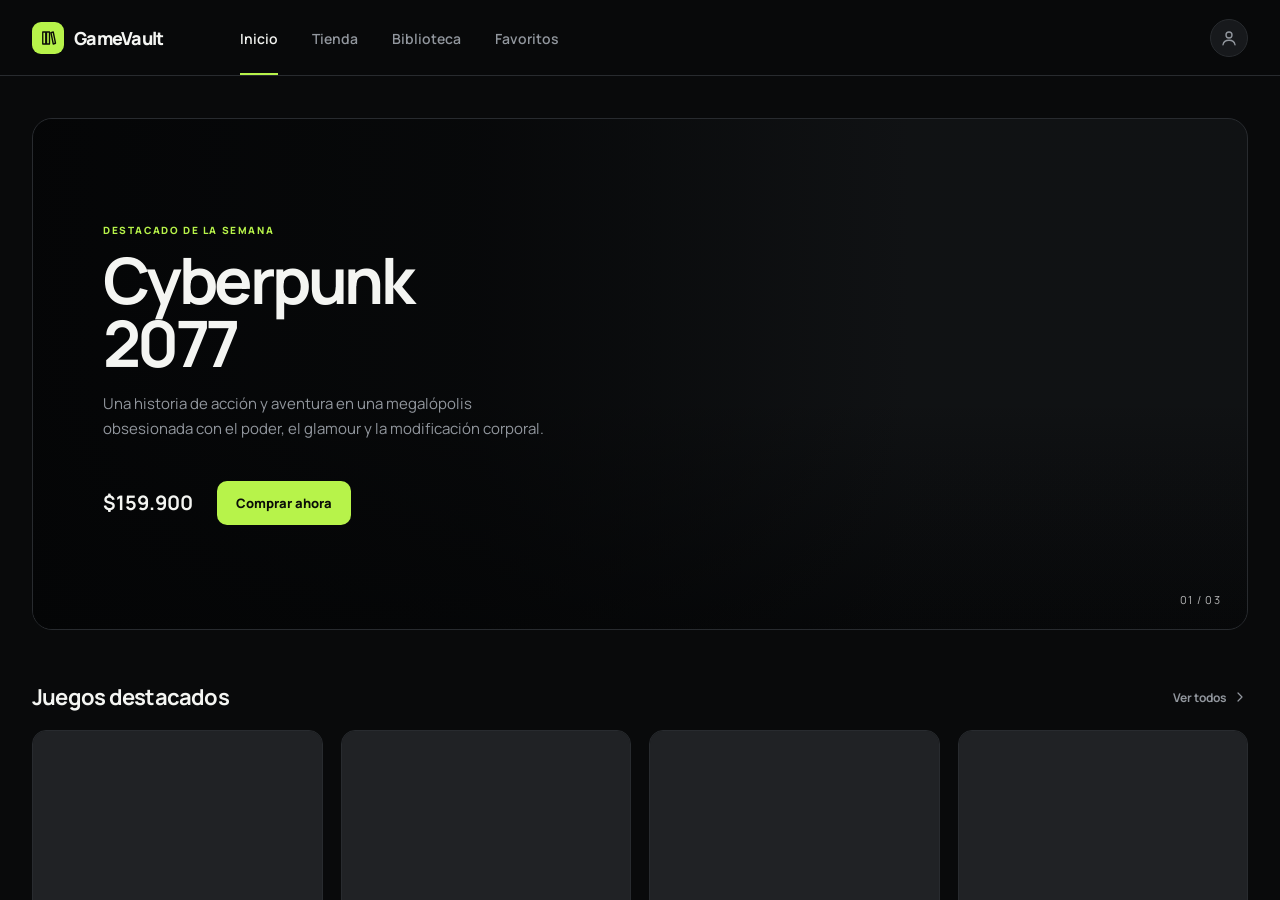
<file: index.html>
<!doctype html>
<html lang="es">
<head>
  <meta charset="UTF-8" />
  <meta http-equiv="refresh" content="0; url=paginas/inicio.html" />
  <title>GameVault</title>
</head>
<body>
  <p>Abriendo GameVault… <a href="paginas/inicio.html">Ir a Inicio</a></p>
</body>
</html>
</file>
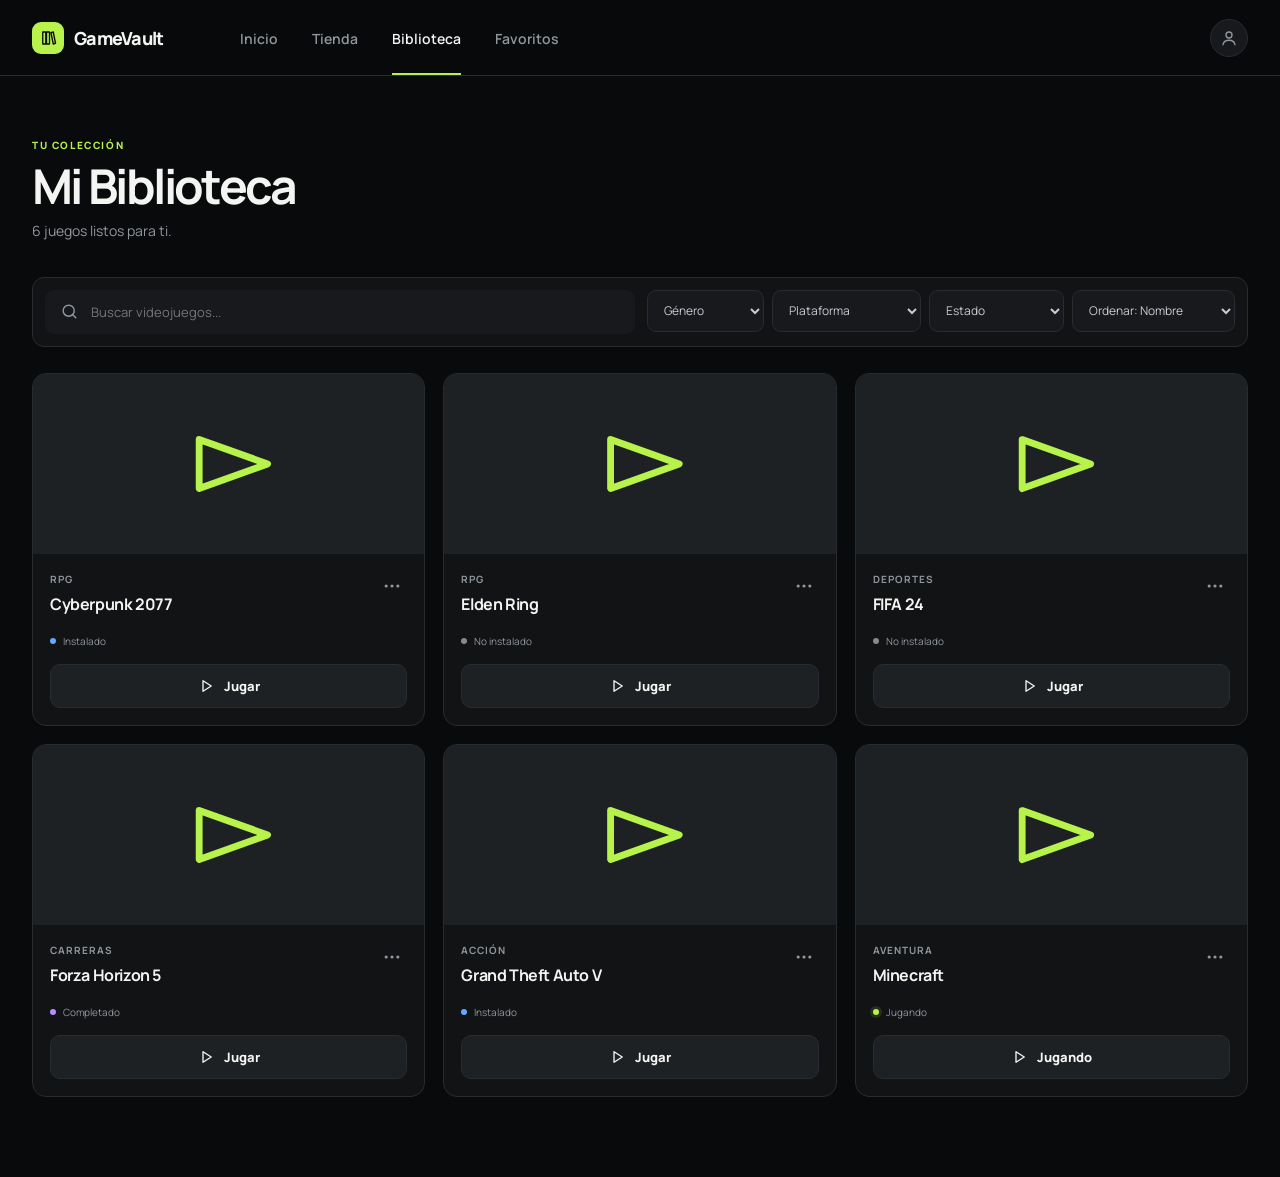
<file: paginas/biblioteca.html>
<!doctype html>
<html lang="es">

<head>
  <meta charset="UTF-8" />
  <meta name="viewport" content="width=device-width, initial-scale=1.0" />
  <title>GameVault · Mi Biblioteca</title>
  <link rel="preconnect" href="https://fonts.googleapis.com" />
  <link rel="preconnect" href="https://fonts.gstatic.com" crossorigin />
  <link href="https://fonts.googleapis.com/css2?family=Manrope:wght@400;500;600;700;800&display=swap" rel="stylesheet" />
  <link rel="stylesheet" href="../css/estilos.css" />
  <link rel="stylesheet" href="../css/componentes.css" />
  <link rel="stylesheet" href="../css/adaptable.css" />
</head>

<body data-page="biblioteca">
  <div class="app-shell">
    <header class="desktop-nav">
      <a class="logo" href="inicio.html"><span><svg class="ic"><use href="#i-biblioteca" /></svg></span>GameVault</a>
      <nav aria-label="Principal">
        <a href="inicio.html">Inicio</a>
        <a href="tienda.html">Tienda</a>
        <a href="biblioteca.html" class="is-current">Biblioteca</a>
        <a href="favoritos.html">Favoritos</a>
      </nav>
      <a class="avatar" href="perfil.html" aria-label="Perfil"><svg class="ic"><use href="#i-usuario" /></svg></a>
    </header>
    <nav class="mobile-nav" aria-label="Principal móvil">
      <a href="inicio.html"><svg class="ic"><use href="#i-inicio" /></svg><span>Inicio</span></a>
      <a href="tienda.html"><svg class="ic"><use href="#i-tienda" /></svg><span>Tienda</span></a>
      <a href="biblioteca.html" class="is-current"><svg class="ic"><use href="#i-biblioteca" /></svg><span>Biblioteca</span></a>
      <a href="favoritos.html"><svg class="ic"><use href="#i-corazon" /></svg><span>Favoritos</span></a>
      <a href="perfil.html"><svg class="ic"><use href="#i-usuario" /></svg><span>Perfil</span></a>
    </nav>
    <noscript><p style="padding:24px">GameVault necesita JavaScript para funcionar.</p></noscript>

    <main>
      <section class="page" id="biblioteca">
        <div class="page-heading">
          <div><span class="eyebrow">TU COLECCIÓN</span>
            <h1>Mi Biblioteca</h1>
            <p id="cantidad-biblioteca"></p>
          </div>
        </div>
        <div class="filters">
          <label class="search"><svg class="ic"><use href="#i-buscar" /></svg><input type="text" name="busqueda" placeholder="Buscar videojuegos..." aria-label="Buscar videojuegos" autocomplete="off" /></label>
          <div class="filter-selects"><span class="filter-icon"><svg class="ic"><use href="#i-filtro" /></svg></span>
            <label class="select-wrap"><span class="sr-only">Género</span>
              <select name="genero" aria-label="Género"><option value="">Género</option><option>Acción</option><option>RPG</option><option>Aventura</option><option>Carreras</option><option>Deportes</option></select></label>
            <label class="select-wrap"><span class="sr-only">Plataforma</span>
              <select name="plataforma" aria-label="Plataforma"><option value="">Plataforma</option><option>PC</option><option>Windows / Mac</option></select></label>
            <label class="select-wrap"><span class="sr-only">Estado</span>
              <select name="estado" aria-label="Estado"><option value="">Estado</option><option>Instalado</option><option>No instalado</option><option>Jugando</option><option>Completado</option></select></label>
            <label class="select-wrap"><span class="sr-only">Ordenar</span><select name="orden" aria-label="Ordenar"><option value="nombre">Ordenar: Nombre</option><option value="precio">Ordenar: Precio</option><option value="fecha">Ordenar: Fecha</option><option value="reciente">Última vez jugado</option></select></label>
          </div>
        </div>
        <div class="library-grid"></div>
        <div class="empty" hidden><span><svg class="ic"><use href="#i-buscar" /></svg></span>
          <h2>No hay juegos para mostrar</h2>
          <p>Cambia los filtros o compra un videojuego en la tienda para agregarlo a tu biblioteca.</p>
        </div>
      </section>
    </main>
    <div class="toast" role="status" hidden><span><svg class="ic"><use href="#i-confirmar" /></svg></span><b></b></div>
    <dialog class="modal" id="ventana-eliminar" aria-labelledby="titulo-ventana-eliminar">
      <form method="dialog" class="modal-body">
        <button class="modal-close" aria-label="Cerrar"><svg class="ic"><use href="#i-cerrar" /></svg></button>
        <div class="modal-icon modal-icon-peligro"><svg class="ic"><use href="#i-basura" /></svg></div>
        <h2 id="titulo-ventana-eliminar">Eliminar videojuego</h2>
        <p>¿Seguro que quieres eliminar <strong class="eliminar-nombre"></strong>? Se eliminará de <strong>todas las secciones de GameVault</strong> (Biblioteca, Tienda y Favoritos) y de forma permanente. Esta acción no se puede deshacer.</p>
        <div class="modal-actions"><button class="btn btn-ghost" autofocus>Cancelar</button>
          <button type="button" class="btn btn-danger" data-accion="confirmar-eliminar">Eliminar videojuego</button></div>
      </form>
    </dialog>
  </div>
  <script src="../js/gamevault.paquete.js"></script>
</body>

</html>
</file>
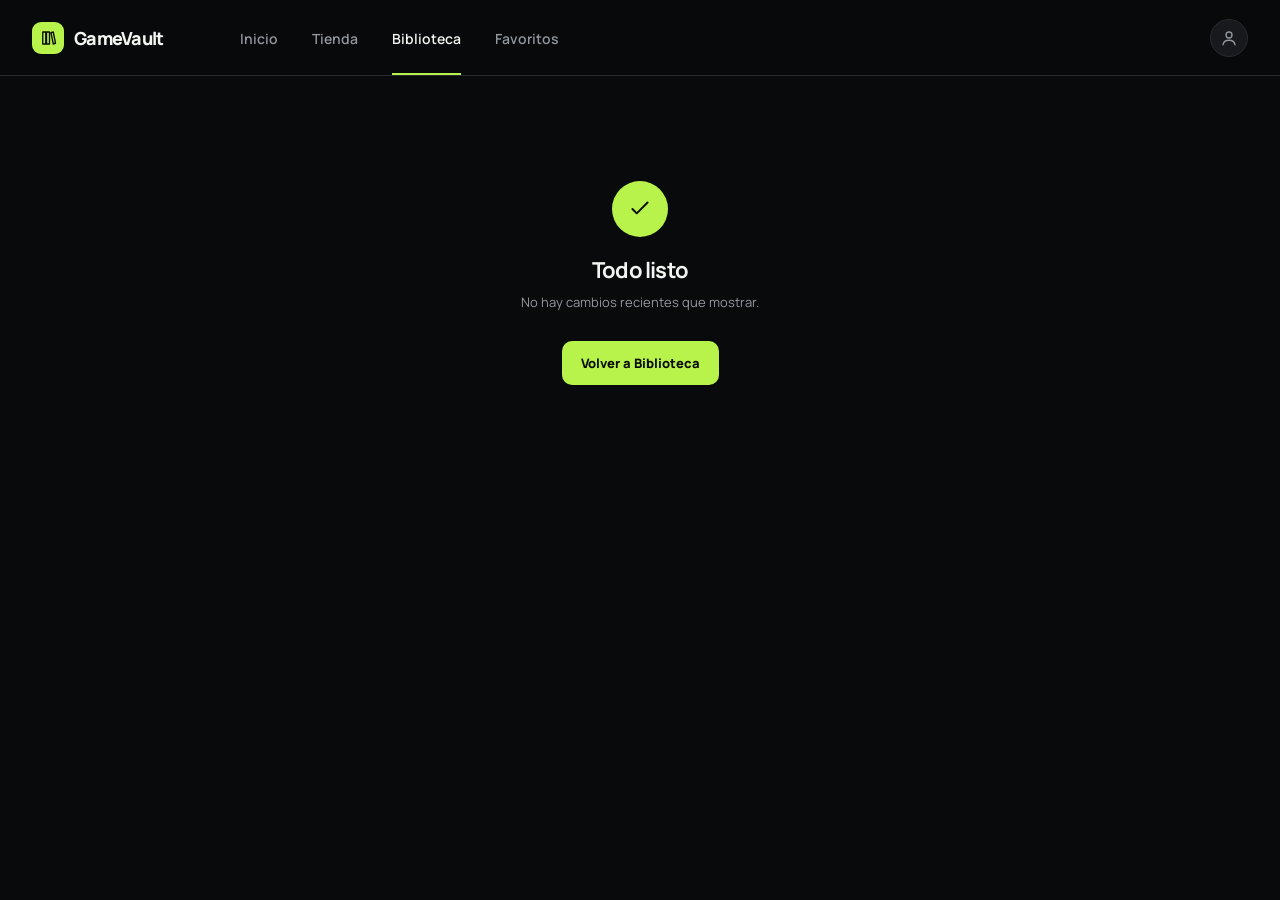
<file: paginas/confirmacion.html>
<!doctype html>
<html lang="es">

<head>
  <meta charset="UTF-8" />
  <meta name="viewport" content="width=device-width, initial-scale=1.0" />
  <title>GameVault · Confirmación</title>
  <link rel="preconnect" href="https://fonts.googleapis.com" />
  <link rel="preconnect" href="https://fonts.gstatic.com" crossorigin />
  <link href="https://fonts.googleapis.com/css2?family=Manrope:wght@400;500;600;700;800&display=swap" rel="stylesheet" />
  <link rel="stylesheet" href="../css/estilos.css" />
  <link rel="stylesheet" href="../css/componentes.css" />
  <link rel="stylesheet" href="../css/adaptable.css" />
</head>

<body data-page="confirmacion">
  <div class="app-shell">
    <header class="desktop-nav">
      <a class="logo" href="inicio.html"><span><svg class="ic"><use href="#i-biblioteca" /></svg></span>GameVault</a>
      <nav aria-label="Principal">
        <a href="inicio.html">Inicio</a>
        <a href="tienda.html">Tienda</a>
        <a href="biblioteca.html" class="is-current">Biblioteca</a>
        <a href="favoritos.html">Favoritos</a>
      </nav>
      <a class="avatar" href="perfil.html" aria-label="Perfil"><svg class="ic"><use href="#i-usuario" /></svg></a>
    </header>
    <nav class="mobile-nav" aria-label="Principal móvil">
      <a href="inicio.html"><svg class="ic"><use href="#i-inicio" /></svg><span>Inicio</span></a>
      <a href="tienda.html"><svg class="ic"><use href="#i-tienda" /></svg><span>Tienda</span></a>
      <a href="biblioteca.html" class="is-current"><svg class="ic"><use href="#i-biblioteca" /></svg><span>Biblioteca</span></a>
      <a href="favoritos.html"><svg class="ic"><use href="#i-corazon" /></svg><span>Favoritos</span></a>
      <a href="perfil.html"><svg class="ic"><use href="#i-usuario" /></svg><span>Perfil</span></a>
    </nav>
    <noscript><p style="padding:24px">GameVault necesita JavaScript para funcionar.</p></noscript>

    <main>
      <section class="page saved" id="guardado">
        <div class="empty"><span class="ok"><svg class="ic"><use href="#i-confirmar" /></svg></span>
          <h2 id="titulo-guardado"></h2>
          <p id="texto-guardado"></p>
          <div class="empty-actions">
            <a class="btn btn-primary" href="biblioteca.html">Volver a Biblioteca</a>
            <a class="btn btn-secondary" id="enlace-detalle-guardado" href="tienda.html">Ver detalles</a>
          </div>
        </div>
      </section>
    </main>
    <div class="toast" role="status" hidden><span><svg class="ic"><use href="#i-confirmar" /></svg></span><b></b></div>
  </div>
  <script src="../js/gamevault.paquete.js"></script>
</body>

</html>
</file>
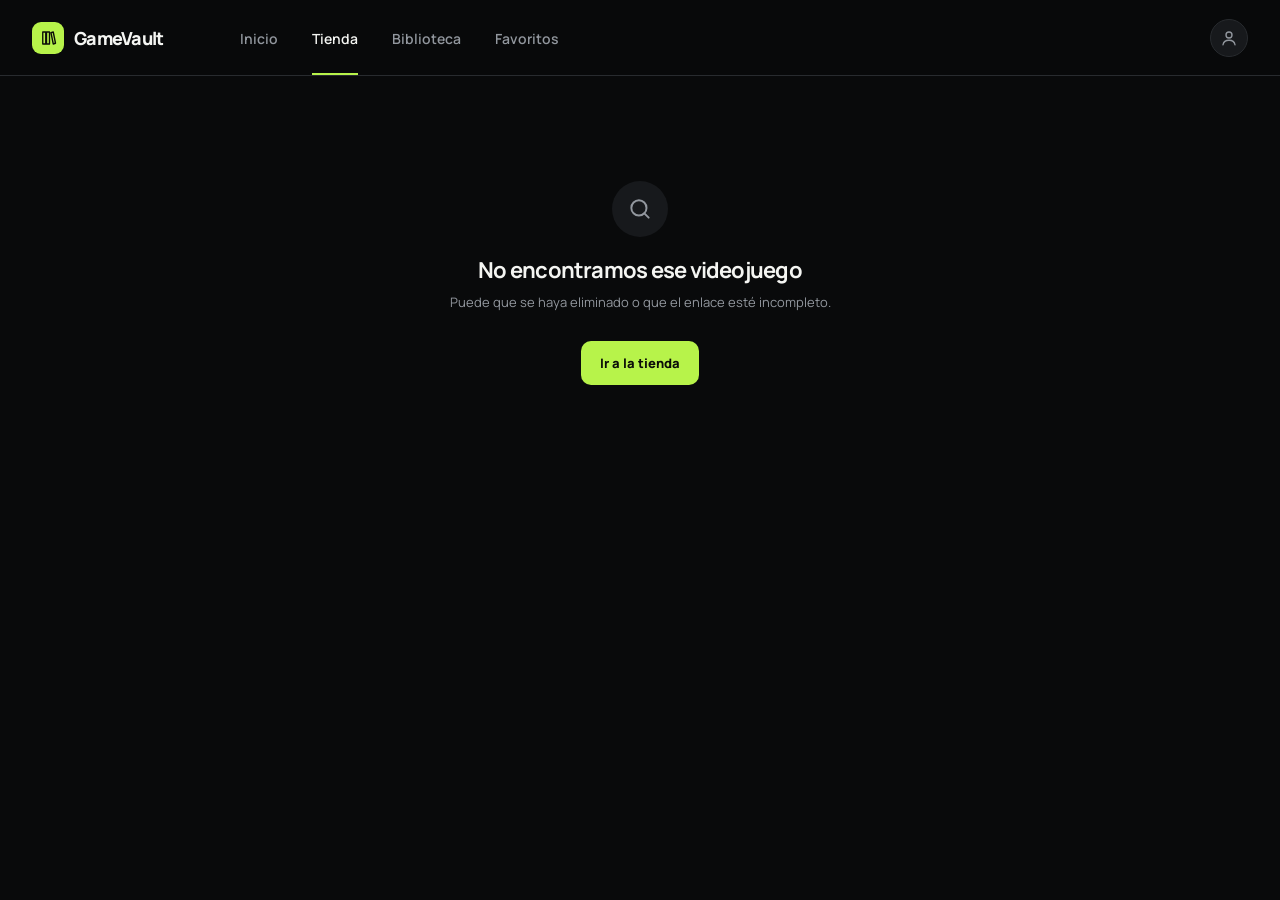
<file: paginas/detalles_videojuego.html>
<!doctype html>
<html lang="es">

<head>
  <meta charset="UTF-8" />
  <meta name="viewport" content="width=device-width, initial-scale=1.0" />
  <title>GameVault · Detalles</title>
  <link rel="preconnect" href="https://fonts.googleapis.com" />
  <link rel="preconnect" href="https://fonts.gstatic.com" crossorigin />
  <link href="https://fonts.googleapis.com/css2?family=Manrope:wght@400;500;600;700;800&display=swap" rel="stylesheet" />
  <link rel="stylesheet" href="../css/estilos.css" />
  <link rel="stylesheet" href="../css/componentes.css" />
  <link rel="stylesheet" href="../css/adaptable.css" />
</head>

<body data-page="detalles">
  <div class="app-shell">
    <header class="desktop-nav">
      <a class="logo" href="inicio.html"><span><svg class="ic"><use href="#i-biblioteca" /></svg></span>GameVault</a>
      <nav aria-label="Principal">
        <a href="inicio.html">Inicio</a>
        <a href="tienda.html" class="is-current">Tienda</a>
        <a href="biblioteca.html">Biblioteca</a>
        <a href="favoritos.html">Favoritos</a>
      </nav>
      <a class="avatar" href="perfil.html" aria-label="Perfil"><svg class="ic"><use href="#i-usuario" /></svg></a>
    </header>
    <nav class="mobile-nav" aria-label="Principal móvil">
      <a href="inicio.html"><svg class="ic"><use href="#i-inicio" /></svg><span>Inicio</span></a>
      <a href="tienda.html" class="is-current"><svg class="ic"><use href="#i-tienda" /></svg><span>Tienda</span></a>
      <a href="biblioteca.html"><svg class="ic"><use href="#i-biblioteca" /></svg><span>Biblioteca</span></a>
      <a href="favoritos.html"><svg class="ic"><use href="#i-corazon" /></svg><span>Favoritos</span></a>
      <a href="perfil.html"><svg class="ic"><use href="#i-usuario" /></svg><span>Perfil</span></a>
    </nav>
    <noscript><p style="padding:24px">GameVault necesita JavaScript para funcionar.</p></noscript>

    <main>
      <!-- Estructura fija: js/vistas/VistaDetallesVideojuego.js solo escribe los datos del juego (?id=...) -->
      <section class="detail-page" id="detalle" hidden>
        <div class="detail-backdrop"><img alt="" /></div>
        <div class="detail-inner"><a class="back-link detail-back" href="tienda.html" data-accion="volver"><svg class="ic"><use href="#i-volver" /></svg>Volver</a>
          <div class="detail-layout"><img class="detail-cover" alt="" />
            <div class="detail-copy"><span class="eyebrow"></span>
              <h1></h1>
              <p class="detail-description"></p>
              <dl>
                <div><dt>Desarrollador</dt><dd id="detalle-desarrollador"></dd></div>
                <div><dt>Fecha de lanzamiento</dt><dd id="detalle-fecha"></dd></div>
                <div><dt>Plataforma</dt><dd id="detalle-plataforma"></dd></div>
                <div><dt>Tamaño</dt><dd id="detalle-tamano"></dd></div>
              </dl>
              <div class="detail-purchase">
                <div><small>Precio</small><strong id="detalle-precio"></strong></div>
                <button type="button" class="btn btn-primary" data-accion="comprar">Comprar ahora</button>
                <input type="checkbox" id="casilla-favorito" class="sr-only" />
                <label class="btn btn-secondary fav" for="casilla-favorito"><svg class="ic"><use href="#i-corazon" /></svg><span class="off">Agregar a favoritos</span><span class="on">En favoritos</span></label>
              </div>
            </div>
          </div>
        </div>
      </section>
      <section class="page" id="detalle-no-encontrado" hidden>
        <div class="empty"><span><svg class="ic"><use href="#i-buscar" /></svg></span>
          <h2>No encontramos ese videojuego</h2>
          <p>Puede que se haya eliminado o que el enlace esté incompleto.</p>
          <div class="empty-actions"><a class="btn btn-primary" href="tienda.html">Ir a la tienda</a></div>
        </div>
      </section>
    </main>
    <div class="toast" role="status" hidden><span><svg class="ic"><use href="#i-confirmar" /></svg></span><b></b></div>
  </div>
    <dialog class="modal" id="ventana-compra" aria-labelledby="titulo-ventana-compra">
      <form method="dialog" class="modal-body">
        <button class="modal-close" aria-label="Cerrar"><svg class="ic"><use href="#i-cerrar" /></svg></button>
        <div class="modal-icon"><svg class="ic"><use href="#i-tienda" /></svg></div>
        <h2 id="titulo-ventana-compra">Confirmar compra</h2>
        <p id="compra-nueva">Estás a punto de comprar <strong class="compra-nombre"></strong>. El juego se agregará a tu biblioteca.</p>
        <p id="compra-existente" hidden><strong class="compra-nombre"></strong> ya está en tu biblioteca.</p>
        <div class="purchase-summary"><img alt="" /><div><span id="compra-genero"></span><strong id="compra-precio"></strong></div></div>
        <div class="modal-actions"><button class="btn btn-ghost">Cancelar</button>
          <button type="button" class="btn btn-primary" id="compra-confirmar" data-accion="confirmar-compra" autofocus>Confirmar compra</button>
          <a class="btn btn-primary" id="compra-ir-biblioteca" href="biblioteca.html" hidden>Ir a Biblioteca</a></div>
      </form>
    </dialog>
  <script src="../js/gamevault.paquete.js"></script>
</body>

</html>
</file>
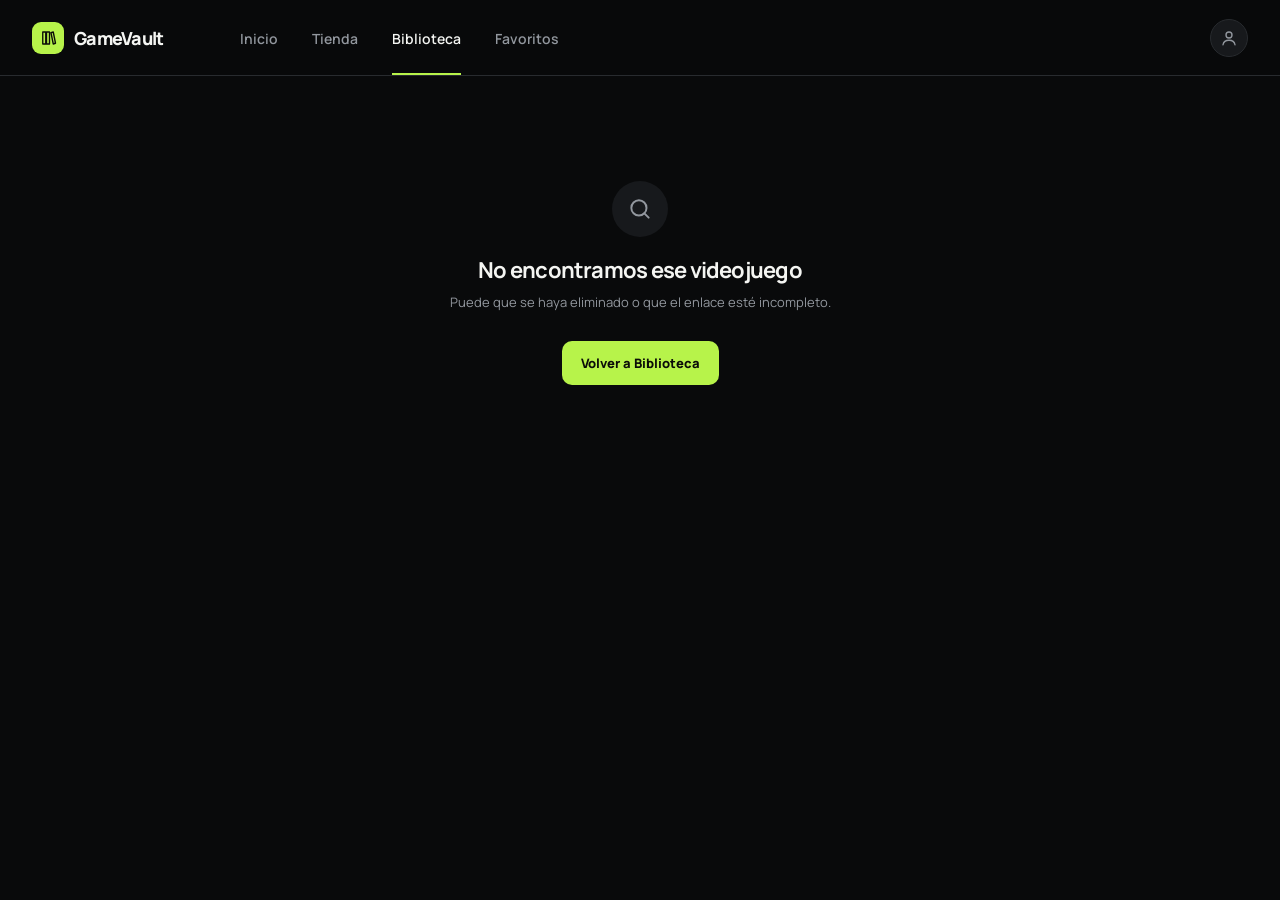
<file: paginas/editar_videojuego.html>
<!doctype html>
<html lang="es">

<head>
  <meta charset="UTF-8" />
  <meta name="viewport" content="width=device-width, initial-scale=1.0" />
  <title>GameVault · Editar videojuego</title>
  <link rel="preconnect" href="https://fonts.googleapis.com" />
  <link rel="preconnect" href="https://fonts.gstatic.com" crossorigin />
  <link href="https://fonts.googleapis.com/css2?family=Manrope:wght@400;500;600;700;800&display=swap" rel="stylesheet" />
  <link rel="stylesheet" href="../css/estilos.css" />
  <link rel="stylesheet" href="../css/componentes.css" />
  <link rel="stylesheet" href="../css/adaptable.css" />
</head>

<body data-page="editar">
  <div class="app-shell">
    <header class="desktop-nav">
      <a class="logo" href="inicio.html"><span><svg class="ic"><use href="#i-biblioteca" /></svg></span>GameVault</a>
      <nav aria-label="Principal">
        <a href="inicio.html">Inicio</a>
        <a href="tienda.html">Tienda</a>
        <a href="biblioteca.html" class="is-current">Biblioteca</a>
        <a href="favoritos.html">Favoritos</a>
      </nav>
      <a class="avatar" href="perfil.html" aria-label="Perfil"><svg class="ic"><use href="#i-usuario" /></svg></a>
    </header>
    <nav class="mobile-nav" aria-label="Principal móvil">
      <a href="inicio.html"><svg class="ic"><use href="#i-inicio" /></svg><span>Inicio</span></a>
      <a href="tienda.html"><svg class="ic"><use href="#i-tienda" /></svg><span>Tienda</span></a>
      <a href="biblioteca.html" class="is-current"><svg class="ic"><use href="#i-biblioteca" /></svg><span>Biblioteca</span></a>
      <a href="favoritos.html"><svg class="ic"><use href="#i-corazon" /></svg><span>Favoritos</span></a>
      <a href="perfil.html"><svg class="ic"><use href="#i-usuario" /></svg><span>Perfil</span></a>
    </nav>
    <noscript><p style="padding:24px">GameVault necesita JavaScript para funcionar.</p></noscript>

    <main>
      <section class="page form-page" id="formulario">
        <a class="back-link" href="biblioteca.html"><svg class="ic"><use href="#i-volver" /></svg>Volver a Biblioteca</a>
        <div class="form-heading"><span class="eyebrow">GESTIONAR JUEGO</span>
          <h1>Editar videojuego</h1>
          <p>Actualiza la información de tu juego.</p>
        </div>
        <form class="game-form" id="formulario-videojuego">
          <div class="form-alert" role="alert">Revisa los campos marcados en rojo antes de continuar.</div>
          <div class="form-grid">
            <label class="field"><span>Nombre *</span><input type="text" name="nombre" required pattern="\s*\S.*\S\s*" placeholder="Ej. Grand Theft Auto V" /><small>El nombre es obligatorio (mínimo 2 caracteres).</small></label>
            <label class="field"><span>Precio *</span>
              <div class="input-prefix"><span>$</span><input type="number" name="precio" required min="1" step="any" placeholder="59900" /></div><small>El precio debe ser mayor que 0.</small></label>
            <label class="field"><span>Género *</span><select name="genero" required><option value="">Seleccionar género</option><option>Acción</option><option>RPG</option><option>Aventura</option><option>Carreras</option><option>Deportes</option></select><small>Debes seleccionar un género.</small></label>
            <label class="field"><span>Categoría</span><input type="text" name="categoria" placeholder="Ej. Mundo abierto" /></label>
            <label class="field"><span>Plataforma</span><select name="plataforma"><option>PC</option><option>Windows / Mac</option></select></label>
            <label class="field"><span>Desarrollador</span><input type="text" name="desarrollador" placeholder="Nombre del estudio" /></label>
            <label class="field"><span>Fecha de lanzamiento *</span><input type="text" name="fecha" required inputmode="numeric" pattern="\d{2}/\d{2}/\d{4}" placeholder="DD/MM/AAAA" /><small>Ingresa una fecha válida (DD/MM/AAAA).</small></label>
            <label class="field"><span>Tamaño</span><input type="text" name="tamano" pattern="\s*\d+([.,]\d+)?\s?[MGTmgt][Bb]\s*" placeholder="Ej. 80 GB" /><small>Usa un formato como 80 GB.</small></label>
            <label class="field"><span>Estado</span><select name="estado"><option>Instalado</option><option selected>No instalado</option><option>Jugando</option><option>Completado</option></select></label>
            <div class="full-field"><div class="field" role="group" aria-labelledby="etiqueta-portada"><span id="etiqueta-portada">Portada</span>
            <div class="cover-picker"><img class="cover-preview" src="../assets/imagenes/predeterminada.svg" alt="Vista previa de la portada" />
              <div><input type="file" name="imagen" accept=".jpg,.jpeg,.png,.webp,.gif,.avif" aria-labelledby="etiqueta-portada" />
                <p class="cover-help">JPG, PNG, WEBP, GIF o AVIF · máximo <span class="cover-limite">2</span> MB. Al editar, si no eliges otra imagen se conserva la actual.</p>
                <small class="cover-error" role="alert" hidden></small></div></div></div></div>
            <div class="full-field"><label class="field"><span>Descripción</span><textarea name="descripcion" rows="5" placeholder="Describe brevemente el videojuego..."></textarea></label></div>
          </div>
          <div class="form-actions"><a class="btn btn-ghost" href="biblioteca.html">Cancelar</a><button type="submit" class="btn btn-primary">Guardar cambios</button></div>
        </form>
      </section>
      <section class="page" id="formulario-no-encontrado" hidden>
        <div class="empty"><span><svg class="ic"><use href="#i-buscar" /></svg></span>
          <h2>No encontramos ese videojuego</h2>
          <p>Puede que se haya eliminado o que el enlace esté incompleto.</p>
          <div class="empty-actions"><a class="btn btn-primary" href="biblioteca.html">Volver a Biblioteca</a></div>
        </div>
      </section>
    </main>
    <div class="toast" role="status" hidden><span><svg class="ic"><use href="#i-confirmar" /></svg></span><b></b></div>
  </div>
  <script src="../js/gamevault.paquete.js"></script>
</body>

</html>
</file>
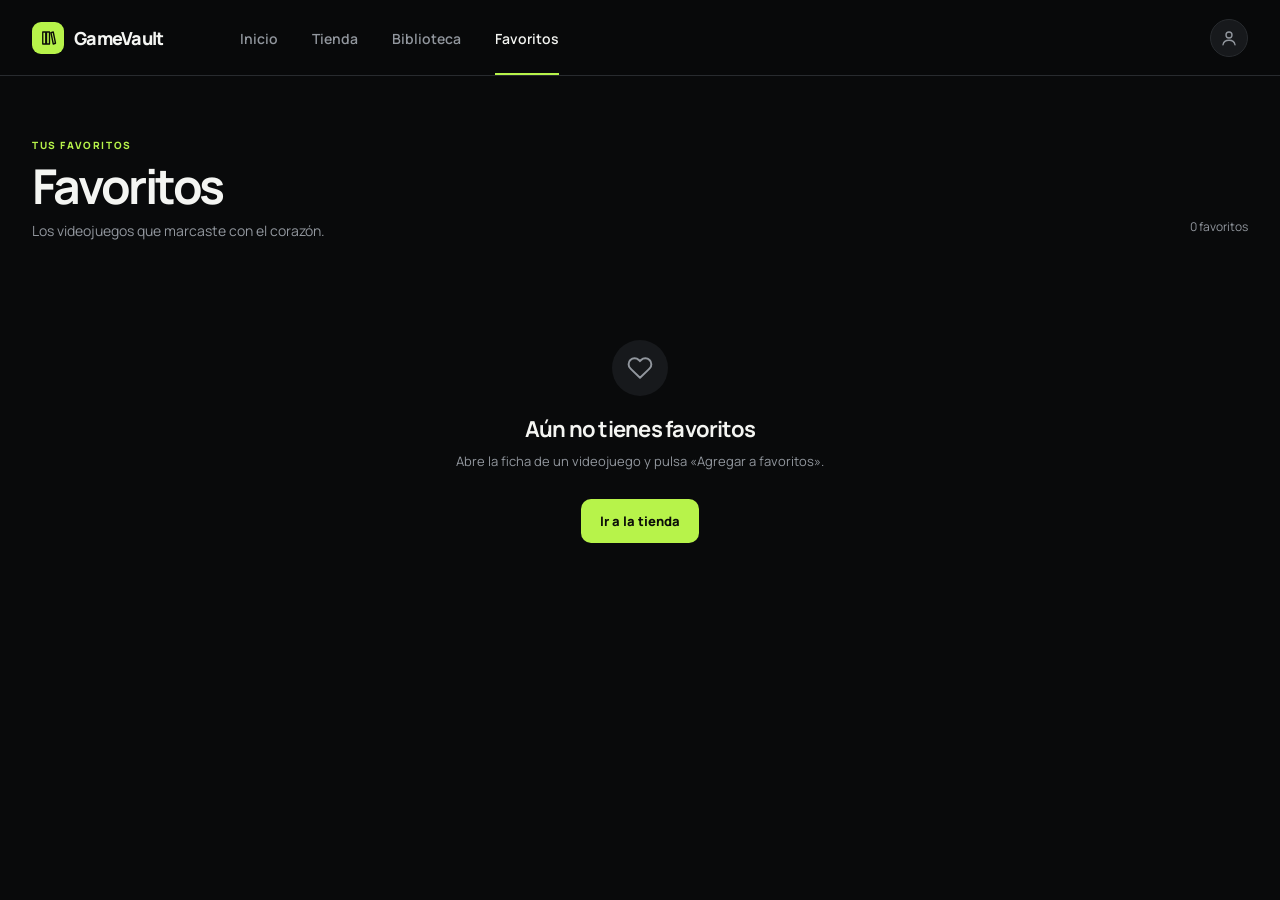
<file: paginas/favoritos.html>
<!doctype html>
<html lang="es">

<head>
  <meta charset="UTF-8" />
  <meta name="viewport" content="width=device-width, initial-scale=1.0" />
  <title>GameVault · Favoritos</title>
  <link rel="preconnect" href="https://fonts.googleapis.com" />
  <link rel="preconnect" href="https://fonts.gstatic.com" crossorigin />
  <link href="https://fonts.googleapis.com/css2?family=Manrope:wght@400;500;600;700;800&display=swap" rel="stylesheet" />
  <link rel="stylesheet" href="../css/estilos.css" />
  <link rel="stylesheet" href="../css/componentes.css" />
  <link rel="stylesheet" href="../css/adaptable.css" />
</head>

<body data-page="favoritos">
  <div class="app-shell">
    <header class="desktop-nav">
      <a class="logo" href="inicio.html"><span><svg class="ic"><use href="#i-biblioteca" /></svg></span>GameVault</a>
      <nav aria-label="Principal">
        <a href="inicio.html">Inicio</a>
        <a href="tienda.html">Tienda</a>
        <a href="biblioteca.html">Biblioteca</a>
        <a href="favoritos.html" class="is-current">Favoritos</a>
      </nav>
      <a class="avatar" href="perfil.html" aria-label="Perfil"><svg class="ic"><use href="#i-usuario" /></svg></a>
    </header>
    <nav class="mobile-nav" aria-label="Principal móvil">
      <a href="inicio.html"><svg class="ic"><use href="#i-inicio" /></svg><span>Inicio</span></a>
      <a href="tienda.html"><svg class="ic"><use href="#i-tienda" /></svg><span>Tienda</span></a>
      <a href="biblioteca.html"><svg class="ic"><use href="#i-biblioteca" /></svg><span>Biblioteca</span></a>
      <a href="favoritos.html" class="is-current"><svg class="ic"><use href="#i-corazon" /></svg><span>Favoritos</span></a>
      <a href="perfil.html"><svg class="ic"><use href="#i-usuario" /></svg><span>Perfil</span></a>
    </nav>
    <noscript><p style="padding:24px">GameVault necesita JavaScript para funcionar.</p></noscript>

    <main>
      <section class="page" id="favoritos">
        <div class="page-heading">
          <div><span class="eyebrow">TUS FAVORITOS</span>
            <h1>Favoritos</h1>
            <p>Los videojuegos que marcaste con el corazón.</p>
          </div>
          <span class="result-count"></span>
        </div>
        <div class="filters" id="filtros-favoritos">
          <label class="search"><svg class="ic"><use href="#i-buscar" /></svg><input type="text" name="busqueda" placeholder="Buscar videojuegos..." aria-label="Buscar videojuegos" autocomplete="off" /></label>
          <div class="filter-selects"><span class="filter-icon"><svg class="ic"><use href="#i-filtro" /></svg></span>
            <label class="select-wrap"><span class="sr-only">Género</span>
              <select name="genero" aria-label="Género"><option value="">Género</option><option>Acción</option><option>RPG</option><option>Aventura</option><option>Carreras</option><option>Deportes</option></select></label>
            <label class="select-wrap"><span class="sr-only">Plataforma</span>
              <select name="plataforma" aria-label="Plataforma"><option value="">Plataforma</option><option>PC</option><option>Windows / Mac</option></select></label>
            <label class="select-wrap"><span class="sr-only">Precio</span>
              <select name="precio" aria-label="Precio"><option value="">Precio</option><option value="bajo">Menos de $100.000</option><option value="alto">$100.000 o más</option></select></label>
            <label class="select-wrap"><span class="sr-only">Ordenar</span><select name="orden" aria-label="Ordenar"><option value="nombre">Ordenar: Nombre</option><option value="precio">Ordenar: Precio</option><option value="fecha">Ordenar: Fecha</option></select></label>
          </div>
        </div>
        <div class="store-grid"></div>
        <div class="empty" id="favoritos-vacio" hidden><span><svg class="ic"><use href="#i-corazon" /></svg></span>
          <h2>Aún no tienes favoritos</h2>
          <p>Abre la ficha de un videojuego y pulsa «Agregar a favoritos».</p>
          <div class="empty-actions"><a class="btn btn-primary" href="tienda.html">Ir a la tienda</a></div>
        </div>
        <div class="empty" id="favoritos-sin-resultados" hidden><span><svg class="ic"><use href="#i-buscar" /></svg></span>
          <h2>No encontramos juegos</h2>
          <p>Prueba otra búsqueda o elimina algunos filtros.</p>
        </div>
      </section>
    </main>
    <div class="toast" role="status" hidden><span><svg class="ic"><use href="#i-confirmar" /></svg></span><b></b></div>
  </div>
    <dialog class="modal" id="ventana-compra" aria-labelledby="titulo-ventana-compra">
      <form method="dialog" class="modal-body">
        <button class="modal-close" aria-label="Cerrar"><svg class="ic"><use href="#i-cerrar" /></svg></button>
        <div class="modal-icon"><svg class="ic"><use href="#i-tienda" /></svg></div>
        <h2 id="titulo-ventana-compra">Confirmar compra</h2>
        <p id="compra-nueva">Estás a punto de comprar <strong class="compra-nombre"></strong>. El juego se agregará a tu biblioteca.</p>
        <p id="compra-existente" hidden><strong class="compra-nombre"></strong> ya está en tu biblioteca.</p>
        <div class="purchase-summary"><img alt="" /><div><span id="compra-genero"></span><strong id="compra-precio"></strong></div></div>
        <div class="modal-actions"><button class="btn btn-ghost">Cancelar</button>
          <button type="button" class="btn btn-primary" id="compra-confirmar" data-accion="confirmar-compra" autofocus>Confirmar compra</button>
          <a class="btn btn-primary" id="compra-ir-biblioteca" href="biblioteca.html" hidden>Ir a Biblioteca</a></div>
      </form>
    </dialog>
  <script src="../js/gamevault.paquete.js"></script>
</body>

</html>
</file>
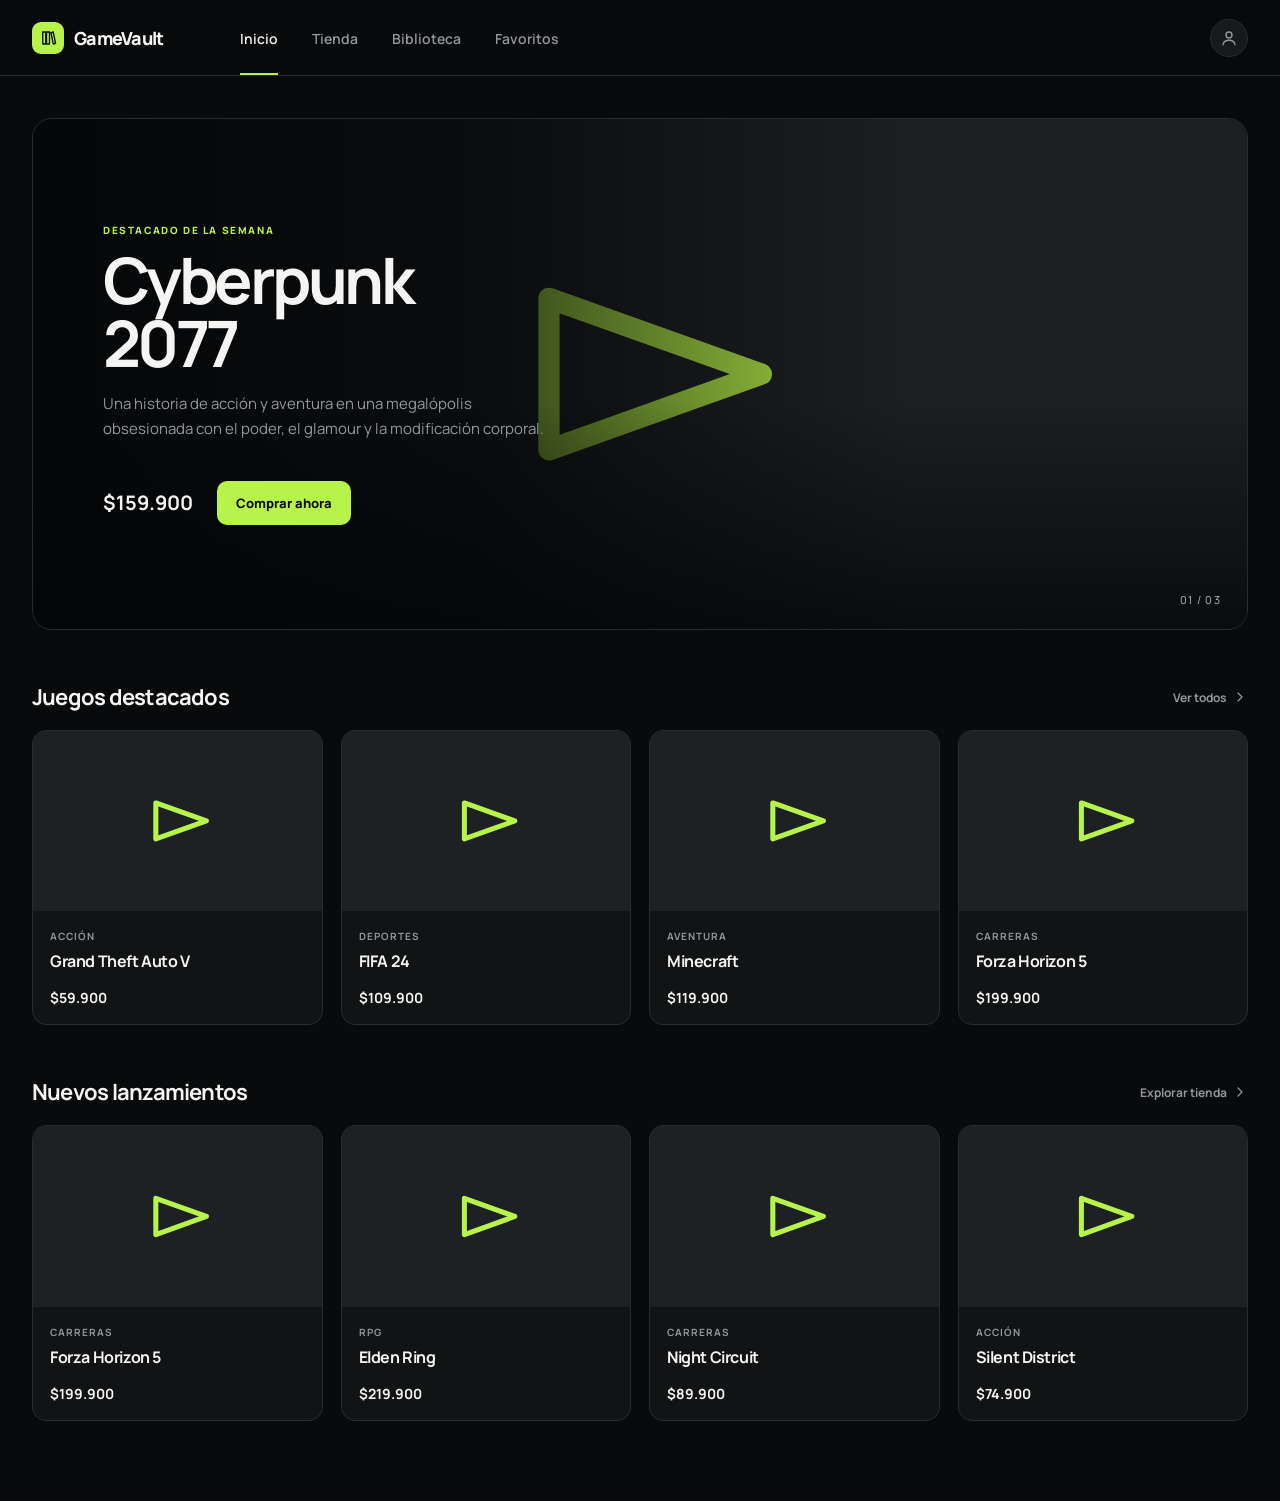
<file: paginas/inicio.html>
<!doctype html>
<html lang="es">

<head>
  <meta charset="UTF-8" />
  <meta name="viewport" content="width=device-width, initial-scale=1.0" />
  <title>GameVault · Tu biblioteca de videojuegos</title>
  <link rel="preconnect" href="https://fonts.googleapis.com" />
  <link rel="preconnect" href="https://fonts.gstatic.com" crossorigin />
  <link href="https://fonts.googleapis.com/css2?family=Manrope:wght@400;500;600;700;800&display=swap" rel="stylesheet" />
  <link rel="stylesheet" href="../css/estilos.css" />
  <link rel="stylesheet" href="../css/componentes.css" />
  <link rel="stylesheet" href="../css/adaptable.css" />
</head>

<body data-page="inicio">
  <div class="app-shell">
    <header class="desktop-nav">
      <a class="logo" href="inicio.html"><span><svg class="ic"><use href="#i-biblioteca" /></svg></span>GameVault</a>
      <nav aria-label="Principal">
        <a href="inicio.html" class="is-current">Inicio</a>
        <a href="tienda.html">Tienda</a>
        <a href="biblioteca.html">Biblioteca</a>
        <a href="favoritos.html">Favoritos</a>
      </nav>
      <a class="avatar" href="perfil.html" aria-label="Perfil"><svg class="ic"><use href="#i-usuario" /></svg></a>
    </header>
    <nav class="mobile-nav" aria-label="Principal móvil">
      <a href="inicio.html" class="is-current"><svg class="ic"><use href="#i-inicio" /></svg><span>Inicio</span></a>
      <a href="tienda.html"><svg class="ic"><use href="#i-tienda" /></svg><span>Tienda</span></a>
      <a href="biblioteca.html"><svg class="ic"><use href="#i-biblioteca" /></svg><span>Biblioteca</span></a>
      <a href="favoritos.html"><svg class="ic"><use href="#i-corazon" /></svg><span>Favoritos</span></a>
      <a href="perfil.html"><svg class="ic"><use href="#i-usuario" /></svg><span>Perfil</span></a>
    </nav>
    <noscript><p style="padding:24px">GameVault necesita JavaScript para funcionar.</p></noscript>

    <main>
      <section class="page" id="inicio">
        <section class="hero" id="inicio-principal" hidden>
          <img alt="" />
          <div class="hero-shade"></div>
          <div class="hero-content">
            <span class="eyebrow">DESTACADO DE LA SEMANA</span>
            <h1></h1>
            <p></p>
            <div class="hero-actions"><strong></strong>
              <button type="button" class="btn btn-primary" data-accion="comprar">Comprar ahora</button></div>
          </div>
          <span class="hero-index">01 / 03</span>
        </section>

        <section>
          <div class="section-title">
            <h2>Juegos destacados</h2><a href="tienda.html">Ver todos <svg class="ic"><use href="#i-flecha" /></svg></a>
          </div>
          <div class="games-row" id="inicio-destacados"></div>
        </section>

        <section>
          <div class="section-title">
            <h2>Nuevos lanzamientos</h2><a href="tienda.html">Explorar tienda <svg class="ic"><use href="#i-flecha" /></svg></a>
          </div>
          <div class="games-row" id="inicio-nuevos"></div>
        </section>

        <div class="empty" id="inicio-vacio" hidden><span><svg class="ic"><use href="#i-tienda" /></svg></span>
          <h2>Aún no hay videojuegos</h2>
          <p>Agrega tu primer videojuego desde la tienda.</p>
          <div class="empty-actions"><a class="btn btn-primary" href="tienda.html">Ir a la tienda</a></div>
        </div>
      </section>
    </main>
    <div class="toast" role="status" hidden><span><svg class="ic"><use href="#i-confirmar" /></svg></span><b></b></div>
  </div>
    <dialog class="modal" id="ventana-compra" aria-labelledby="titulo-ventana-compra">
      <form method="dialog" class="modal-body">
        <button class="modal-close" aria-label="Cerrar"><svg class="ic"><use href="#i-cerrar" /></svg></button>
        <div class="modal-icon"><svg class="ic"><use href="#i-tienda" /></svg></div>
        <h2 id="titulo-ventana-compra">Confirmar compra</h2>
        <p id="compra-nueva">Estás a punto de comprar <strong class="compra-nombre"></strong>. El juego se agregará a tu biblioteca.</p>
        <p id="compra-existente" hidden><strong class="compra-nombre"></strong> ya está en tu biblioteca.</p>
        <div class="purchase-summary"><img alt="" /><div><span id="compra-genero"></span><strong id="compra-precio"></strong></div></div>
        <div class="modal-actions"><button class="btn btn-ghost">Cancelar</button>
          <button type="button" class="btn btn-primary" id="compra-confirmar" data-accion="confirmar-compra" autofocus>Confirmar compra</button>
          <a class="btn btn-primary" id="compra-ir-biblioteca" href="biblioteca.html" hidden>Ir a Biblioteca</a></div>
      </form>
    </dialog>
  <script src="../js/gamevault.paquete.js"></script>
</body>

</html>
</file>
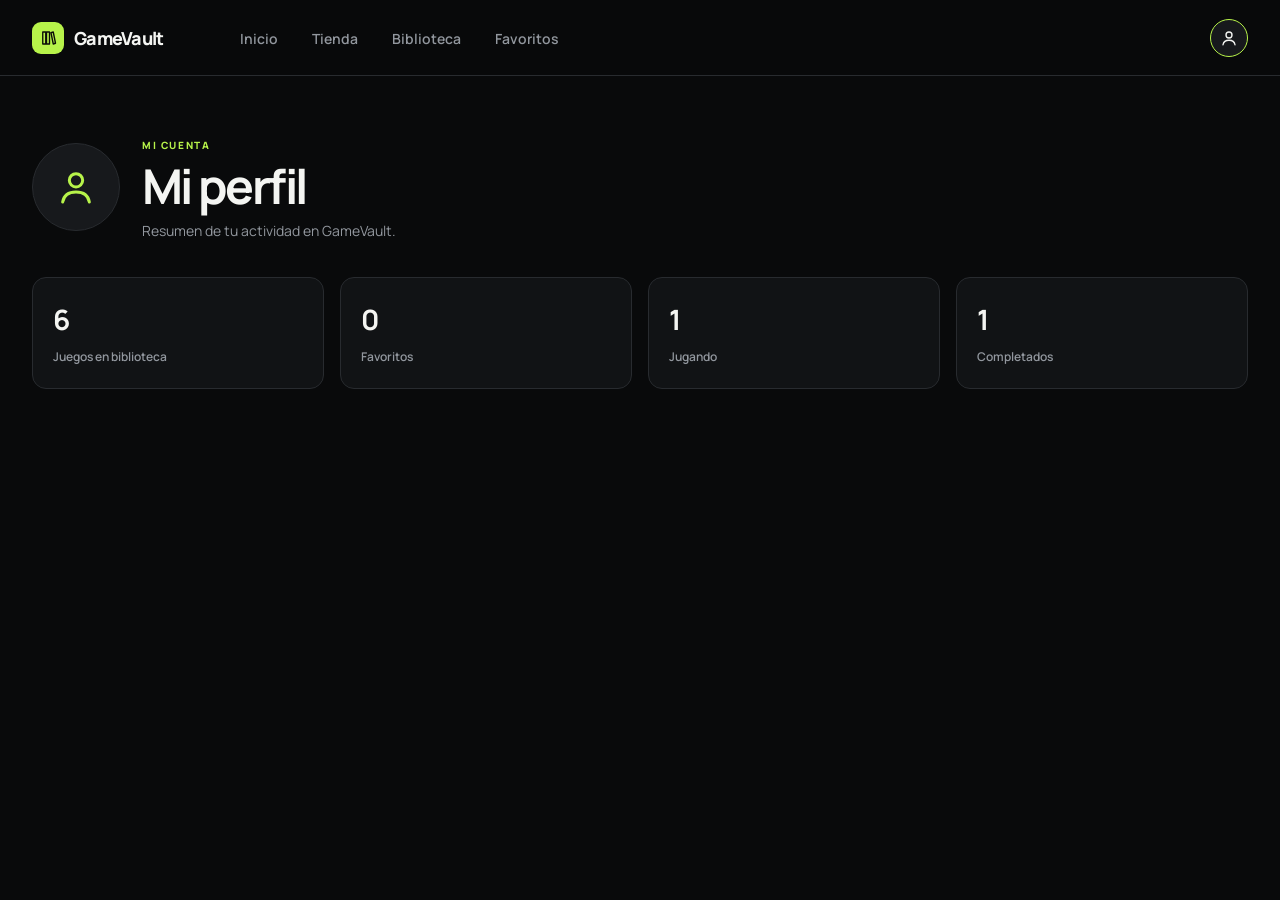
<file: paginas/perfil.html>
<!doctype html>
<html lang="es">

<head>
  <meta charset="UTF-8" />
  <meta name="viewport" content="width=device-width, initial-scale=1.0" />
  <title>GameVault · Perfil</title>
  <link rel="preconnect" href="https://fonts.googleapis.com" />
  <link rel="preconnect" href="https://fonts.gstatic.com" crossorigin />
  <link href="https://fonts.googleapis.com/css2?family=Manrope:wght@400;500;600;700;800&display=swap" rel="stylesheet" />
  <link rel="stylesheet" href="../css/estilos.css" />
  <link rel="stylesheet" href="../css/componentes.css" />
  <link rel="stylesheet" href="../css/adaptable.css" />
</head>

<body data-page="perfil">
  <div class="app-shell">
    <header class="desktop-nav">
      <a class="logo" href="inicio.html"><span><svg class="ic"><use href="#i-biblioteca" /></svg></span>GameVault</a>
      <nav aria-label="Principal">
        <a href="inicio.html">Inicio</a>
        <a href="tienda.html">Tienda</a>
        <a href="biblioteca.html">Biblioteca</a>
        <a href="favoritos.html">Favoritos</a>
      </nav>
      <a class="avatar is-current" href="perfil.html" aria-label="Perfil"><svg class="ic"><use href="#i-usuario" /></svg></a>
    </header>
    <nav class="mobile-nav" aria-label="Principal móvil">
      <a href="inicio.html"><svg class="ic"><use href="#i-inicio" /></svg><span>Inicio</span></a>
      <a href="tienda.html"><svg class="ic"><use href="#i-tienda" /></svg><span>Tienda</span></a>
      <a href="biblioteca.html"><svg class="ic"><use href="#i-biblioteca" /></svg><span>Biblioteca</span></a>
      <a href="favoritos.html"><svg class="ic"><use href="#i-corazon" /></svg><span>Favoritos</span></a>
      <a href="perfil.html" class="is-current"><svg class="ic"><use href="#i-usuario" /></svg><span>Perfil</span></a>
    </nav>
    <noscript><p style="padding:24px">GameVault necesita JavaScript para funcionar.</p></noscript>

    <main>
      <section class="page" id="perfil">
        <div class="profile-hero">
          <div class="profile-avatar"><svg class="ic"><use href="#i-usuario" /></svg></div>
          <div><span class="eyebrow">MI CUENTA</span>
            <h1>Mi perfil</h1>
            <p>Resumen de tu actividad en GameVault.</p>
          </div>
        </div>
        <div class="stats">
          <article><strong id="estadistica-biblioteca">0</strong><span>Juegos en biblioteca</span></article>
          <article><strong id="estadistica-favoritos">0</strong><span>Favoritos</span></article>
          <article><strong id="estadistica-jugando">0</strong><span>Jugando</span></article>
          <article><strong id="estadistica-completados">0</strong><span>Completados</span></article>
        </div>
      </section>
    </main>
    <div class="toast" role="status" hidden><span><svg class="ic"><use href="#i-confirmar" /></svg></span><b></b></div>
  </div>
  <script src="../js/gamevault.paquete.js"></script>
</body>

</html>
</file>
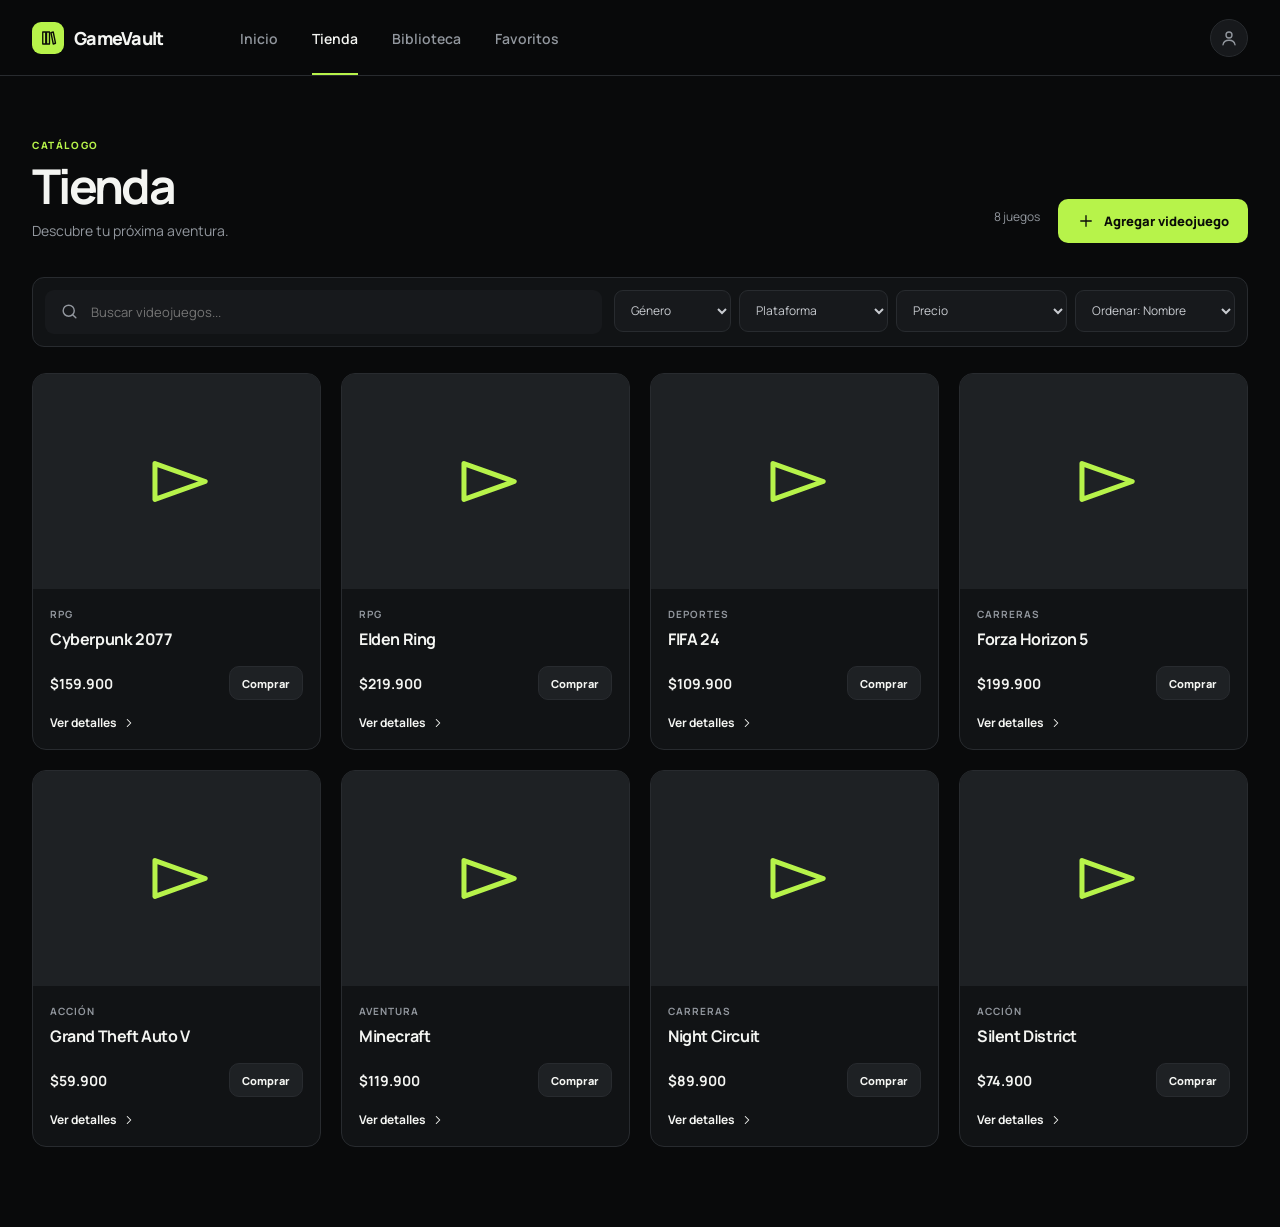
<file: paginas/tienda.html>
<!doctype html>
<html lang="es">

<head>
  <meta charset="UTF-8" />
  <meta name="viewport" content="width=device-width, initial-scale=1.0" />
  <title>GameVault · Tienda</title>
  <link rel="preconnect" href="https://fonts.googleapis.com" />
  <link rel="preconnect" href="https://fonts.gstatic.com" crossorigin />
  <link href="https://fonts.googleapis.com/css2?family=Manrope:wght@400;500;600;700;800&display=swap" rel="stylesheet" />
  <link rel="stylesheet" href="../css/estilos.css" />
  <link rel="stylesheet" href="../css/componentes.css" />
  <link rel="stylesheet" href="../css/adaptable.css" />
</head>

<body data-page="tienda">
  <div class="app-shell">
    <header class="desktop-nav">
      <a class="logo" href="inicio.html"><span><svg class="ic"><use href="#i-biblioteca" /></svg></span>GameVault</a>
      <nav aria-label="Principal">
        <a href="inicio.html">Inicio</a>
        <a href="tienda.html" class="is-current">Tienda</a>
        <a href="biblioteca.html">Biblioteca</a>
        <a href="favoritos.html">Favoritos</a>
      </nav>
      <a class="avatar" href="perfil.html" aria-label="Perfil"><svg class="ic"><use href="#i-usuario" /></svg></a>
    </header>
    <nav class="mobile-nav" aria-label="Principal móvil">
      <a href="inicio.html"><svg class="ic"><use href="#i-inicio" /></svg><span>Inicio</span></a>
      <a href="tienda.html" class="is-current"><svg class="ic"><use href="#i-tienda" /></svg><span>Tienda</span></a>
      <a href="biblioteca.html"><svg class="ic"><use href="#i-biblioteca" /></svg><span>Biblioteca</span></a>
      <a href="favoritos.html"><svg class="ic"><use href="#i-corazon" /></svg><span>Favoritos</span></a>
      <a href="perfil.html"><svg class="ic"><use href="#i-usuario" /></svg><span>Perfil</span></a>
    </nav>
    <noscript><p style="padding:24px">GameVault necesita JavaScript para funcionar.</p></noscript>

    <main>
      <section class="page" id="tienda">
        <div class="page-heading">
          <div><span class="eyebrow">CATÁLOGO</span>
            <h1>Tienda</h1>
            <p>Descubre tu próxima aventura.</p>
          </div>
          <div class="heading-actions">
            <span class="result-count"></span>
            <!-- Abre la ventana (<dialog id="ventana-formulario">) con el formulario de agregar -->
            <button type="button" class="btn btn-primary" data-accion="agregar-videojuego"><svg class="ic"><use href="#i-mas" /></svg>Agregar videojuego</button>
          </div>
        </div>
        <div class="filters">
          <label class="search"><svg class="ic"><use href="#i-buscar" /></svg><input type="text" name="busqueda" placeholder="Buscar videojuegos..." aria-label="Buscar videojuegos" autocomplete="off" /></label>
          <div class="filter-selects"><span class="filter-icon"><svg class="ic"><use href="#i-filtro" /></svg></span>
            <label class="select-wrap"><span class="sr-only">Género</span>
              <select name="genero" aria-label="Género"><option value="">Género</option><option>Acción</option><option>RPG</option><option>Aventura</option><option>Carreras</option><option>Deportes</option></select></label>
            <label class="select-wrap"><span class="sr-only">Plataforma</span>
              <select name="plataforma" aria-label="Plataforma"><option value="">Plataforma</option><option>PC</option><option>Windows / Mac</option></select></label>
            <label class="select-wrap"><span class="sr-only">Precio</span>
              <select name="precio" aria-label="Precio"><option value="">Precio</option><option value="bajo">Menos de $100.000</option><option value="alto">$100.000 o más</option></select></label>
            <label class="select-wrap"><span class="sr-only">Ordenar</span><select name="orden" aria-label="Ordenar"><option value="nombre">Ordenar: Nombre</option><option value="precio">Ordenar: Precio</option><option value="fecha">Ordenar: Fecha</option></select></label>
          </div>
        </div>
        <div class="store-grid"></div>
        <div class="empty" hidden><span><svg class="ic"><use href="#i-buscar" /></svg></span>
          <h2>No encontramos juegos</h2>
          <p>Prueba otra búsqueda o elimina algunos filtros.</p>
        </div>
      </section>
    </main>
    <div class="toast" role="status" hidden><span><svg class="ic"><use href="#i-confirmar" /></svg></span><b></b></div>
  </div>
    <dialog class="modal" id="ventana-compra" aria-labelledby="titulo-ventana-compra">
      <form method="dialog" class="modal-body">
        <button class="modal-close" aria-label="Cerrar"><svg class="ic"><use href="#i-cerrar" /></svg></button>
        <div class="modal-icon"><svg class="ic"><use href="#i-tienda" /></svg></div>
        <h2 id="titulo-ventana-compra">Confirmar compra</h2>
        <p id="compra-nueva">Estás a punto de comprar <strong class="compra-nombre"></strong>. El juego se agregará a tu biblioteca.</p>
        <p id="compra-existente" hidden><strong class="compra-nombre"></strong> ya está en tu biblioteca.</p>
        <div class="purchase-summary"><img alt="" /><div><span id="compra-genero"></span><strong id="compra-precio"></strong></div></div>
        <div class="modal-actions"><button class="btn btn-ghost">Cancelar</button>
          <button type="button" class="btn btn-primary" id="compra-confirmar" data-accion="confirmar-compra" autofocus>Confirmar compra</button>
          <a class="btn btn-primary" id="compra-ir-biblioteca" href="biblioteca.html" hidden>Ir a Biblioteca</a></div>
      </form>
    </dialog>
    <dialog class="modal modal-formulario" id="ventana-formulario" aria-labelledby="titulo-ventana-formulario">
      <div class="modal-body">
        <form method="dialog" id="cerrar-formulario"></form>
        <button type="submit" form="cerrar-formulario" class="modal-close" aria-label="Cerrar"><svg class="ic"><use href="#i-cerrar" /></svg></button>
        <h2 id="titulo-ventana-formulario">Agregar videojuego</h2>
        <p>Completa la información para añadirlo al catálogo de la tienda.</p>
        <form class="game-form" id="formulario-videojuego">
          <div class="form-alert" role="alert">Revisa los campos marcados en rojo antes de continuar.</div>
          <div class="form-grid">
            <label class="field"><span>Nombre *</span><input type="text" name="nombre" required pattern="\s*\S.*\S\s*" placeholder="Ej. Grand Theft Auto V" autofocus /><small>El nombre es obligatorio (mínimo 2 caracteres).</small></label>
            <label class="field"><span>Precio *</span>
              <div class="input-prefix"><span>$</span><input type="number" name="precio" required min="1" step="any" placeholder="59900" /></div><small>El precio debe ser mayor que 0.</small></label>
            <label class="field"><span>Género *</span><select name="genero" required><option value="">Seleccionar género</option><option>Acción</option><option>RPG</option><option>Aventura</option><option>Carreras</option><option>Deportes</option></select><small>Debes seleccionar un género.</small></label>
            <label class="field"><span>Categoría</span><input type="text" name="categoria" placeholder="Ej. Mundo abierto" /></label>
            <label class="field"><span>Plataforma</span><select name="plataforma"><option>PC</option><option>Windows / Mac</option></select></label>
            <label class="field"><span>Desarrollador</span><input type="text" name="desarrollador" placeholder="Nombre del estudio" /></label>
            <label class="field"><span>Fecha de lanzamiento *</span><input type="text" name="fecha" required inputmode="numeric" pattern="\d{2}/\d{2}/\d{4}" placeholder="DD/MM/AAAA" /><small>Ingresa una fecha válida (DD/MM/AAAA).</small></label>
            <label class="field"><span>Tamaño</span><input type="text" name="tamano" pattern="\s*\d+([.,]\d+)?\s?[MGTmgt][Bb]\s*" placeholder="Ej. 80 GB" /><small>Usa un formato como 80 GB.</small></label>
            <label class="field"><span>Estado</span><select name="estado"><option>Instalado</option><option selected>No instalado</option><option>Jugando</option><option>Completado</option></select></label>
            <div class="full-field"><div class="field" role="group" aria-labelledby="etiqueta-portada"><span id="etiqueta-portada">Portada</span>
            <div class="cover-picker"><img class="cover-preview" src="../assets/imagenes/predeterminada.svg" alt="Vista previa de la portada" />
              <div><input type="file" name="imagen" accept=".jpg,.jpeg,.png,.webp,.gif,.avif" aria-labelledby="etiqueta-portada" />
                <p class="cover-help">JPG, PNG, WEBP, GIF o AVIF · máximo <span class="cover-limite">2</span> MB. Al editar, si no eliges otra imagen se conserva la actual.</p>
                <small class="cover-error" role="alert" hidden></small></div></div></div></div>
            <div class="full-field"><label class="field"><span>Descripción</span><textarea name="descripcion" rows="5" placeholder="Describe brevemente el videojuego..."></textarea></label></div>
          </div>
          <div class="form-actions"><button type="submit" form="cerrar-formulario" class="btn btn-ghost">Cancelar</button><button type="submit" class="btn btn-primary">Guardar videojuego</button></div>
        </form>
      </div>
    </dialog>
  <script src="../js/gamevault.paquete.js"></script>
</body>

</html>
</file>
<file: css/estilos.css>
/* GameVault · estilos base: variables, tipografía, navegación y maquetación de las páginas */
:root {
  --bg: #090a0b; --surface: #111315; --surface-2: #17191c; --surface-3: #1e2124; --line: #282b2f;
  --text: #f4f5f2; --on-accent: #0b0d08; /* texto oscuro sobre el color de acento */ --muted: #92979e; --accent: #b7f34a; --danger: #ff6262; --radius: 14px;
  color-scheme: dark;
  font-family: "Manrope", system-ui, sans-serif;
  background: var(--bg);
  color: var(--text);
  font-synthesis: none;
}
* { box-sizing: border-box; }
html { background: var(--bg); scroll-behavior: smooth; scroll-padding-top: 76px; }
body { margin: 0; min-width: 320px; min-height: 100vh; background: var(--bg); }
button, input, select, textarea { font: inherit; }
button { color: inherit; }
a { color: inherit; text-decoration: none; }
:is(a, button, input, select, textarea, summary, label):focus-visible { outline: 2px solid var(--accent); outline-offset: 2px; }
img { display: block; max-width: 100%; }
[hidden] { display: none !important; }
.sprite { position: absolute; width: 0; height: 0; overflow: hidden; }
.ic { width: 20px; height: 20px; flex-shrink: 0; fill: none; stroke: currentColor; stroke-width: 1.8; stroke-linecap: round; stroke-linejoin: round; }
.sr-only { position: absolute; width: 1px; height: 1px; padding: 0; margin: -1px; overflow: hidden; clip: rect(0, 0, 0, 0); white-space: nowrap; border: 0; }

/* ---------- Barra superior ---------- */
.app-shell { min-height: 100vh; padding-top: 76px; }
.desktop-nav { height: 76px; position: fixed; z-index: 50; inset: 0 0 auto; display: flex; align-items: center; padding: 0 max(32px, calc((100vw - 1280px) / 2)); background: rgba(9, 10, 11, .88); border-bottom: 1px solid var(--line); backdrop-filter: blur(18px); }
.logo { display: flex; align-items: center; gap: 10px; font-weight: 800; font-size: 18px; letter-spacing: -.04em; }
.logo > span { width: 32px; height: 32px; border-radius: 9px; display: grid; place-items: center; color: var(--on-accent); background: var(--accent); }
.logo .ic { width: 18px; height: 18px; }
.desktop-nav nav { display: flex; align-items: center; gap: 34px; margin-left: 76px; }
.desktop-nav nav a { color: var(--muted); font-size: 14px; font-weight: 600; padding: 28px 0 26px; position: relative; }
.desktop-nav nav a:hover, .desktop-nav nav a.is-current { color: var(--text); }
.desktop-nav nav a.is-current::after { content: ""; position: absolute; height: 2px; background: var(--accent); inset: auto 0 -1px; }
.avatar { margin-left: auto; border: 1px solid var(--line); background: var(--surface-2); width: 38px; height: 38px; border-radius: 50%; display: grid; place-items: center; color: var(--muted); }
.avatar .ic { width: 18px; height: 18px; }
.avatar:hover, .avatar.is-current { border-color: var(--accent); color: var(--text); }
.mobile-nav { display: none; }

/* ---------- Base de página ---------- */
.page { width: min(1280px, calc(100% - 64px)); margin: 0 auto; padding: 42px 0 80px; }
.page > section + section { margin-top: 52px; }
.eyebrow { color: var(--accent); font-size: 10px; letter-spacing: .16em; font-weight: 800; }
h1, h2, h3, p { margin-top: 0; }
h1 { font-size: clamp(36px, 5vw, 68px); line-height: .98; letter-spacing: -.055em; margin-bottom: 16px; }
h2 { font-size: 22px; letter-spacing: -.035em; }
h3 { font-size: 16px; letter-spacing: -.025em; }
p { color: var(--muted); line-height: 1.7; }

/* ---------- Inicio ---------- */
.hero { position: relative; min-height: 510px; border: 1px solid var(--line); border-radius: 20px; overflow: hidden; background: var(--surface); }
.hero > img { position: absolute; width: 100%; height: 100%; object-fit: cover; }
.hero-shade { position: absolute; inset: 0; background: linear-gradient(90deg, rgba(4, 5, 6, .96) 0%, rgba(4, 5, 6, .75) 37%, rgba(4, 5, 6, .08) 72%), linear-gradient(0deg, rgba(4, 5, 6, .75), transparent 45%); }
.hero-content { position: relative; z-index: 1; display: flex; min-height: 510px; flex-direction: column; justify-content: center; width: 48%; padding: 70px; }
.hero h1 { margin: 12px 0 16px; max-width: 540px; }
.hero p { max-width: 510px; font-size: 15px; }
.hero-actions { margin-top: 24px; display: flex; align-items: center; gap: 24px; }
.hero-actions strong { font-size: 20px; }
.hero-index { position: absolute; right: 26px; bottom: 22px; font-size: 11px; letter-spacing: .12em; color: rgba(255, 255, 255, .7); }
.section-title { display: flex; justify-content: space-between; align-items: center; margin-bottom: 18px; }
.section-title h2 { margin: 0; }
.section-title .ic { width: 16px; height: 16px; }
.games-row { display: grid; grid-template-columns: repeat(4, 1fr); gap: 18px; }

/* ---------- Encabezados de página ---------- */
.page-heading { display: flex; align-items: flex-end; justify-content: space-between; margin: 14px 0 34px; gap: 24px; }
.page-heading h1, .form-heading h1 { font-size: 48px; margin: 8px 0 10px; }
.page-heading p, .form-heading p { margin: 0; font-size: 14px; }
.result-count { color: var(--muted); font-size: 12px; padding-bottom: 8px; }
.heading-actions { display: flex; align-items: center; gap: 18px; }
.store-grid { display: grid; grid-template-columns: repeat(4, 1fr); gap: 20px; }
.library-grid { display: grid; grid-template-columns: repeat(3, 1fr); gap: 18px; }

/* ---------- Formulario (agregar / editar) ---------- */
.form-page { max-width: 960px; }
.form-page > .back-link { margin: 3px 0 36px; }
.form-heading { margin-bottom: 30px; }

/* ---------- Detalle ---------- */
.detail-page { min-height: calc(100vh - 76px); position: relative; overflow: hidden; }
.detail-backdrop { position: absolute; z-index: 0; inset: 0 0 auto; height: 520px; opacity: .2; }
.detail-backdrop img { width: 100%; height: 100%; object-fit: cover; filter: blur(25px); transform: scale(1.1); }
.detail-backdrop::after { content: ""; position: absolute; inset: 0; background: linear-gradient(0deg, var(--bg), transparent 70%); }
.detail-inner { width: min(1160px, calc(100% - 64px)); margin: 0 auto; position: relative; z-index: 1; padding: 42px 0 80px; }
.detail-back { margin-bottom: 34px; }
.detail-layout { display: grid; grid-template-columns: 400px 1fr; gap: 70px; align-items: center; }
.detail-cover { width: 100%; aspect-ratio: 4 / 5; object-fit: cover; border-radius: 18px; border: 1px solid #3b3e42; box-shadow: 0 30px 80px rgba(0, 0, 0, .4); }
.detail-copy h1 { margin: 12px 0 22px; }
.detail-description { max-width: 650px; font-size: 15px; }
.detail-copy dl { display: grid; grid-template-columns: 1fr 1fr; gap: 22px; border-top: 1px solid var(--line); border-bottom: 1px solid var(--line); padding: 24px 0; margin: 28px 0; }
.detail-copy dt { color: var(--muted); font-size: 10px; margin-bottom: 5px; }
.detail-copy dd { margin: 0; font-size: 13px; font-weight: 700; }
.detail-purchase { display: flex; align-items: center; flex-wrap: wrap; gap: 10px; }
.detail-purchase > div { margin-right: auto; display: flex; flex-direction: column; }
.detail-purchase small { color: var(--muted); font-size: 10px; }
.detail-purchase strong { font-size: 22px; }

/* ---------- Perfil ---------- */
.profile-hero { display: flex; align-items: center; gap: 22px; margin: 14px 0 34px; }
.profile-avatar { width: 88px; height: 88px; flex-shrink: 0; border-radius: 50%; display: grid; place-items: center; border: 1px solid var(--line); background: var(--surface-2); color: var(--accent); }
.profile-avatar .ic { width: 40px; height: 40px; }
.profile-hero h1 { font-size: 48px; margin: 8px 0 10px; }
.profile-hero p { margin: 0; font-size: 14px; }
.stats { display: grid; grid-template-columns: repeat(4, 1fr); gap: 16px; }
.stats article { border: 1px solid var(--line); background: var(--surface); border-radius: var(--radius); padding: 22px 20px; }
.stats strong { display: block; font-size: 28px; letter-spacing: -.03em; margin-bottom: 6px; }
.stats span { color: var(--muted); font-size: 12px; font-weight: 600; }
</file>
<file: css/componentes.css>
/* GameVault · componentes: botones, tarjetas, filtros, menús, formularios, ventanas y notificaciones */

/* ---------- Botones y enlaces ---------- */
.btn { min-height: 44px; border-radius: 10px; border: 1px solid transparent; padding: 0 18px; display: inline-flex; align-items: center; justify-content: center; gap: 9px; font-weight: 800; font-size: 13px; cursor: pointer; transition: .18s ease; white-space: nowrap; }
.btn .ic { width: 18px; height: 18px; }
.btn:hover { transform: translateY(-1px); }
.btn-primary { color: var(--on-accent); background: var(--accent); }
.btn-primary:hover { background: #c5ff58; }
.btn-secondary { background: var(--surface-3); border-color: var(--line); color: var(--text); }
.btn-secondary:hover, .btn-ghost:hover { border-color: #45494f; background: #25282c; }
.btn-danger { color: #170505; background: var(--danger); }
.btn-danger:hover { background: #ff8080; }
.btn-ghost { background: transparent; border-color: var(--line); color: var(--text); }
.section-title a, .detail-link, .back-link { color: var(--muted); display: inline-flex; align-items: center; gap: 5px; font-size: 12px; font-weight: 700; }
.section-title a:hover, .detail-link:hover, .back-link:hover { color: var(--accent); }

/* ---------- Tarjetas de la tienda ---------- */
.game-card { border: 1px solid var(--line); background: var(--surface); border-radius: var(--radius); overflow: hidden; min-width: 0; transition: .2s ease; }
.game-card:hover { transform: translateY(-4px); border-color: #3c4045; }
.cover-button { display: block; width: 100%; background: #202225; overflow: hidden; }
.cover-button img { width: 100%; aspect-ratio: 4 / 3; object-fit: cover; transition: transform .35s ease; }
.game-card:hover .cover-button img { transform: scale(1.03); }
.game-card.compact .cover-button img { aspect-ratio: 16 / 10; }
.card-content { padding: 17px; }
.card-content p, .library-card-content p { margin-bottom: 5px; color: var(--muted); font-size: 10px; text-transform: uppercase; letter-spacing: .1em; font-weight: 700; }
.card-content h3 { margin-bottom: 16px; white-space: nowrap; overflow: hidden; text-overflow: ellipsis; }
.card-bottom { display: flex; align-items: center; justify-content: space-between; gap: 8px; }
.card-bottom strong { font-size: 14px; }
.card-bottom .btn { min-height: 34px; padding: 0 12px; font-size: 11px; }
.detail-link { margin-top: 14px; color: var(--text); }
.detail-link .ic { width: 14px; height: 14px; }

/* ---------- Búsqueda y filtros ---------- */
.filters { border: 1px solid var(--line); background: var(--surface); border-radius: 12px; padding: 12px; margin-bottom: 26px; display: grid; grid-template-columns: minmax(230px, 1fr) auto; gap: 12px; }
.search { display: flex; align-items: center; gap: 10px; border: 1px solid transparent; background: var(--surface-2); border-radius: 9px; padding: 0 14px; color: var(--muted); }
.search .ic { width: 19px; height: 19px; }
.search:focus-within { border-color: var(--accent); }
.search input { width: 100%; height: 42px; border: 0; background: transparent; color: var(--text); outline: 0; font-size: 13px; }
.filter-selects { display: flex; gap: 8px; }
.filter-icon { display: none; }
.select-wrap select { height: 42px; border: 1px solid var(--line); border-radius: 9px; color: #c8cbd0; background: var(--surface-2); padding: 0 32px 0 12px; font-size: 12px; cursor: pointer; }

/* ---------- Estado vacío ---------- */
.empty { min-height: 330px; display: flex; flex-direction: column; justify-content: center; align-items: center; text-align: center; }
.empty > span { display: grid; place-items: center; width: 56px; height: 56px; border-radius: 50%; background: var(--surface-2); color: var(--muted); margin-bottom: 18px; }
.empty > span.ok { background: var(--accent); color: var(--on-accent); }
.empty .ic { width: 26px; height: 26px; }
.empty h2 { margin-bottom: 6px; }
.empty p { font-size: 13px; }
.empty-actions { display: flex; flex-wrap: wrap; justify-content: center; gap: 10px; margin-top: 14px; }
.empty-actions .ic { width: 18px; height: 18px; }

/* ---------- Biblioteca ---------- */
.library-card { background: var(--surface); border: 1px solid var(--line); border-radius: var(--radius); overflow: visible; min-width: 0; }
.library-card > img { width: 100%; height: 180px; object-fit: cover; border-radius: 13px 13px 0 0; }
.library-card-content { padding: 17px; }
.library-card-head { display: flex; justify-content: space-between; align-items: flex-start; gap: 10px; }
.library-card-head h3 { margin-bottom: 12px; }
.icon-button { border: 0; background: transparent; color: var(--muted); display: grid; place-items: center; width: 30px; height: 30px; border-radius: 7px; cursor: pointer; list-style: none; }
.icon-button::-webkit-details-marker { display: none; }
.icon-button:hover { background: var(--surface-3); color: var(--text); }
.menu-wrap { position: relative; }
.context-menu { position: absolute; z-index: 10; right: 0; top: 34px; width: 164px; background: #202326; border: 1px solid #373b40; border-radius: 10px; padding: 6px; box-shadow: 0 16px 40px rgba(0, 0, 0, .5); }
.context-menu :is(a, button) { width: 100%; border: 0; background: none; text-align: left; cursor: pointer; border-radius: 7px; padding: 9px 10px; display: flex; gap: 9px; align-items: center; font-size: 12px; }
.context-menu .ic { width: 16px; height: 16px; }
.context-menu :is(a, button):hover { background: #2a2e32; }
.context-menu .danger { color: #ff9a9a; }
.context-menu .danger:hover { background: rgba(255, 98, 98, .12); }
.status { display: inline-flex; gap: 7px; align-items: center; font-size: 10px; color: var(--muted); margin-bottom: 16px; }
.status i { width: 6px; height: 6px; border-radius: 50%; background: #858a91; }
.status-jugando i { background: var(--accent); box-shadow: 0 0 0 3px rgba(183, 243, 74, .12); }
.status-instalado i { background: #65a8ff; }
.status-completado i { background: #b68cff; }
.library-card .btn { width: 100%; }

/* ---------- Formularios y validación ---------- */
.game-form { background: var(--surface); border: 1px solid var(--line); border-radius: 16px; padding: 30px; }
.form-grid { display: grid; grid-template-columns: 1fr 1fr; gap: 22px; }
.field { display: flex; flex-direction: column; gap: 8px; color: #cbd0d5; font-size: 11px; font-weight: 700; }
.field input, .field select, .field textarea { width: 100%; border: 1px solid var(--line); background: var(--surface-2); border-radius: 9px; min-height: 44px; color: var(--text); padding: 0 13px; outline: 0; font-size: 13px; font-weight: 500; }
.field textarea { padding: 13px; resize: vertical; }
.field input:focus, .field select:focus, .field textarea:focus { border-color: var(--accent); }
.field small { display: none; color: var(--danger); font-size: 11px; font-weight: 600; }
.field input[type="file"] { padding: 9px 10px; cursor: pointer; }
.field input[type="file"]::file-selector-button { margin-right: 12px; padding: 6px 12px; border: 1px solid var(--line); border-radius: 7px; background: var(--surface-3); color: var(--text); font: inherit; font-size: 12px; font-weight: 700; cursor: pointer; }
.cover-picker { display: flex; align-items: center; gap: 18px; }
.cover-picker > div { flex: 1; min-width: 0; display: flex; flex-direction: column; gap: 8px; }
.cover-preview { width: 144px; aspect-ratio: 4 / 3; flex-shrink: 0; object-fit: cover; border-radius: 9px; border: 1px solid var(--line); background: var(--surface-2); }
.cover-help { margin: 0; color: var(--muted); font-size: 11px; font-weight: 500; }
.field small.cover-error { display: block; }
.input-prefix { display: flex; border: 1px solid var(--line); background: var(--surface-2); border-radius: 9px; overflow: hidden; }
.input-prefix:focus-within { border-color: var(--accent); }
.input-prefix span { display: flex; align-items: center; padding-left: 13px; color: var(--muted); }
.input-prefix input { border: 0; }
.full-field { grid-column: 1 / -1; }
.form-actions { display: flex; justify-content: flex-end; gap: 10px; border-top: 1px solid var(--line); margin-top: 28px; padding-top: 24px; }
.form-alert { display: none; margin-bottom: 22px; padding: 12px 14px; border-radius: 10px; border: 1px solid rgba(255, 98, 98, .45); background: rgba(255, 98, 98, .08); color: #ffb3b3; font-size: 12px; font-weight: 700; }
/* Errores: tras pulsar «Guardar» (clase .intentado, la pone JS) o al salir de un campo con error (:user-invalid).
   Cada regla va aparte: si un navegador no entiende un selector, descarta solo esa regla. */
.game-form.intentado .field:has(:invalid) small { display: block; }
.field:has(:user-invalid) small { display: block; }
.game-form.intentado :is(input, select, textarea):invalid { border-color: var(--danger); }
.field :is(input, select, textarea):user-invalid { border-color: var(--danger); }
.game-form.intentado .input-prefix:has(:invalid) { border-color: var(--danger); }
.input-prefix:has(:user-invalid) { border-color: var(--danger); }
.game-form.intentado:has(:invalid) .form-alert { display: block; }

/* ---------- Favoritos (casilla + etiqueta) ---------- */
.fav .on { display: none; }
input:checked + .fav { color: var(--accent); border-color: var(--accent); }
input:checked + .fav .on { display: inline; }
input:checked + .fav .off { display: none; }
input:checked + .fav .ic { fill: currentColor; }
input:focus-visible + .fav { outline: 2px solid var(--accent); outline-offset: 2px; }

/* ---------- Ventanas (<dialog> nativo: Escape, fondo y foco los resuelve el navegador) ---------- */
.modal { width: min(440px, calc(100% - 40px)); max-height: calc(100vh - 40px); overflow-y: auto; padding: 0; color: var(--text); background: #17191c; border: 1px solid #33363b; border-radius: 16px; box-shadow: 0 28px 90px rgba(0, 0, 0, .65); }
.modal[open] { animation: rise .22s ease; }
.modal::backdrop { background: rgba(0, 0, 0, .76); backdrop-filter: blur(6px); animation: fade .18s ease; }
.modal-body { padding: 30px; }
.modal-close { position: absolute; right: 18px; top: 18px; color: var(--muted); display: grid; background: none; border: 0; padding: 0; cursor: pointer; }
.modal-close:hover { color: var(--text); }
.modal-icon { width: 48px; height: 48px; border-radius: 12px; display: grid; place-items: center; color: var(--accent); background: rgba(183, 243, 74, .1); margin-bottom: 22px; }
.modal-icon-peligro { color: var(--danger); background: rgba(255, 98, 98, .1); }
.modal-icon .ic { width: 24px; height: 24px; }
.modal h2 { font-size: 24px; margin-bottom: 10px; }
.modal-body > p { font-size: 13px; margin-bottom: 22px; }
.modal-body > p strong { color: var(--text); }
.purchase-summary { display: flex; align-items: center; gap: 13px; border: 1px solid var(--line); background: var(--surface); border-radius: 10px; padding: 10px; margin-bottom: 24px; }
.purchase-summary img { width: 54px; height: 54px; object-fit: cover; border-radius: 7px; }
.purchase-summary div { flex: 1; display: flex; justify-content: space-between; align-items: center; }
.purchase-summary span { color: var(--muted); font-size: 11px; }
.purchase-summary strong { font-size: 13px; }
.modal-actions { display: flex; justify-content: flex-end; gap: 9px; }

/* Ventana con el formulario de agregar videojuego (dentro de la tienda) */
.modal-formulario { width: min(760px, calc(100% - 40px)); }
.modal .game-form { border: 0; padding: 0; background: none; }
@keyframes fade { from { opacity: 0; } }
@keyframes rise { from { opacity: 0; transform: translateY(10px); } }

/* ---------- Notificaciones ---------- */
.toast { position: fixed; z-index: 110; right: 24px; bottom: 24px; min-width: 280px; background: #1c201b; border: 1px solid #3e5030; border-radius: 11px; padding: 13px 16px; display: flex; align-items: center; gap: 11px; font-size: 12px; font-weight: 700; box-shadow: 0 18px 50px rgba(0, 0, 0, .45); animation: rise .22s ease; }
.toast > span { width: 28px; height: 28px; flex-shrink: 0; border-radius: 50%; display: grid; place-items: center; background: var(--accent); color: var(--on-accent); }
.toast-error { background: #231616; border-color: #6a3030; }
.toast-error > span { background: var(--danger); color: #170505; }
</file>
<file: css/adaptable.css>
/* GameVault · adaptación a tabletas y celulares */

/* ---------- Tableta ---------- */
@media (max-width: 1020px) {
  .games-row, .store-grid { grid-template-columns: repeat(3, 1fr); }
  .games-row .game-card:nth-child(4) { display: none; }
  .library-grid { grid-template-columns: repeat(2, 1fr); }
  .filters { grid-template-columns: 1fr; }
  .filter-selects { overflow-x: auto; padding-bottom: 2px; }
  .desktop-nav nav { gap: 24px; margin-left: 40px; }
  .hero-content { width: 64%; padding: 48px; }
  .detail-layout { grid-template-columns: 330px 1fr; gap: 40px; }
}

/* ---------- Celular ---------- */
@media (max-width: 680px) {
  html { scroll-padding-top: 0; }
  .app-shell { padding: 0 0 72px; }
  .desktop-nav { display: none; }
  .mobile-nav { position: fixed; z-index: 60; inset: auto 0 0; height: 70px; display: grid; grid-template-columns: repeat(5, 1fr); background: rgba(15, 16, 18, .96); border-top: 1px solid var(--line); backdrop-filter: blur(18px); padding-bottom: env(safe-area-inset-bottom); }
  .mobile-nav a { color: #73787f; display: flex; align-items: center; justify-content: center; flex-direction: column; gap: 4px; font-size: 9px; font-weight: 700; }
  .mobile-nav a.is-current { color: var(--accent); }
  .page { width: calc(100% - 32px); padding: 24px 0 42px; }
  .page > section + section { margin-top: 38px; }
  .hero { min-height: 510px; border-radius: 16px; }
  .hero > img { height: 58%; }
  .hero-shade { background: linear-gradient(0deg, rgba(5, 6, 7, 1) 42%, rgba(5, 6, 7, .12) 80%); }
  .hero-content { width: 100%; min-height: 510px; padding: 260px 22px 26px; justify-content: flex-end; }
  .hero h1 { font-size: 38px; margin: 10px 0 12px; }
  .hero p { font-size: 12px; line-height: 1.6; }
  .hero-actions { margin-top: 12px; justify-content: space-between; }
  .hero-index { display: none; }
  .section-title h2 { font-size: 18px; }
  .games-row { grid-template-columns: 1fr 1fr; gap: 12px; }
  .games-row .game-card:nth-child(4) { display: block; }
  .game-card.compact .cover-button img { aspect-ratio: 4 / 3; }
  .card-content { padding: 12px; }
  .card-content h3 { font-size: 13px; margin-bottom: 10px; }
  .card-bottom strong { font-size: 11px; }
  .page-heading { align-items: flex-start; margin: 4px 0 26px; flex-direction: column; }
  .page-heading h1, .form-heading h1 { font-size: 36px; }
  .page-heading .btn { width: 100%; }
  .heading-actions { width: 100%; }
  .result-count { display: none; }
  .filters { padding: 10px; margin-bottom: 18px; }
  .filter-selects { width: 100%; }
  .filter-icon { min-width: 42px; height: 42px; display: grid; place-items: center; border: 1px solid var(--line); border-radius: 9px; color: var(--muted); }
  .select-wrap select { max-width: 145px; }
  .store-grid { grid-template-columns: 1fr 1fr; gap: 12px; }
  .store-grid .card-bottom { align-items: flex-start; flex-direction: column; }
  .store-grid .card-bottom .btn { width: 100%; }
  .detail-link { font-size: 10px; }
  .library-grid { grid-template-columns: 1fr; }
  .library-card { display: grid; grid-template-columns: 116px 1fr; }
  .library-card > img { height: 100%; min-height: 160px; border-radius: 13px 0 0 13px; }
  .library-card-content { padding: 14px; }
  .library-card-content .btn { min-height: 36px; }
  .game-form { padding: 18px; }
  .form-grid { grid-template-columns: 1fr; gap: 17px; }
  .full-field { grid-column: auto; }
  .form-actions { display: grid; grid-template-columns: 1fr 1fr; }
  .detail-page { min-height: calc(100vh - 70px); }
  .detail-inner { width: calc(100% - 32px); padding: 24px 0 42px; }
  .detail-back { margin-bottom: 20px; }
  .detail-layout { grid-template-columns: 1fr; gap: 26px; }
  .detail-cover { aspect-ratio: 16 / 10; }
  .detail-copy h1 { font-size: 40px; }
  .detail-description { font-size: 13px; }
  .detail-copy dl { gap: 18px 10px; }
  .detail-purchase > div { width: 100%; margin-bottom: 8px; }
  .detail-purchase .btn { flex: 1; padding: 0 10px; }
  .profile-hero { align-items: flex-start; }
  .profile-avatar { width: 68px; height: 68px; }
  .profile-avatar .ic { width: 30px; height: 30px; }
  .profile-hero h1 { font-size: 30px; }
  .stats { grid-template-columns: 1fr 1fr; gap: 8px; }
  .stats article { padding: 16px 12px; }
  .stats strong { font-size: 22px; }
  .modal-body { padding: 24px; }
  .cover-picker { flex-direction: column; align-items: stretch; }
  .cover-preview { width: 100%; max-width: 240px; }
  .modal-actions { display: grid; grid-template-columns: 1fr 1fr; }
  .toast { left: 16px; right: 16px; bottom: 84px; min-width: 0; }
}

@media (prefers-reduced-motion: reduce) {
  *, *::before, *::after { animation: none !important; transition: none !important; scroll-behavior: auto !important; }
}
</file>
